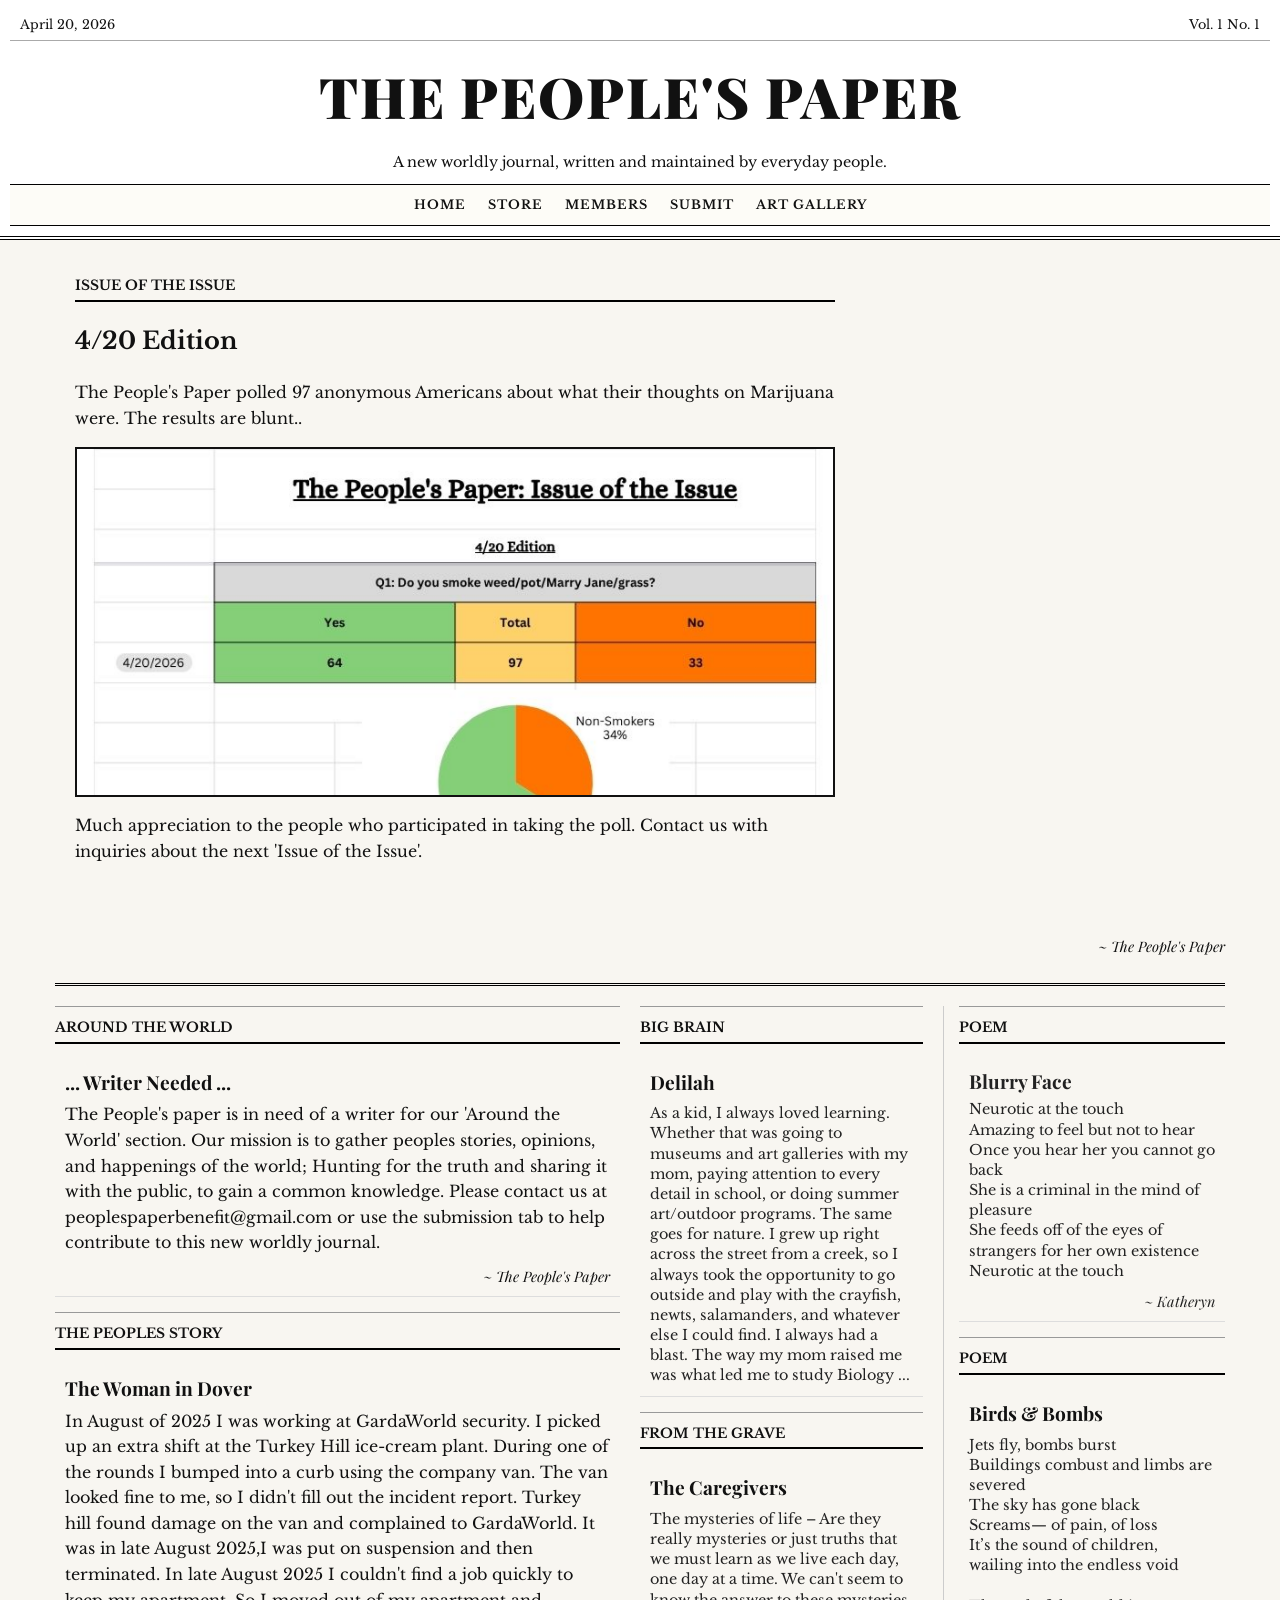
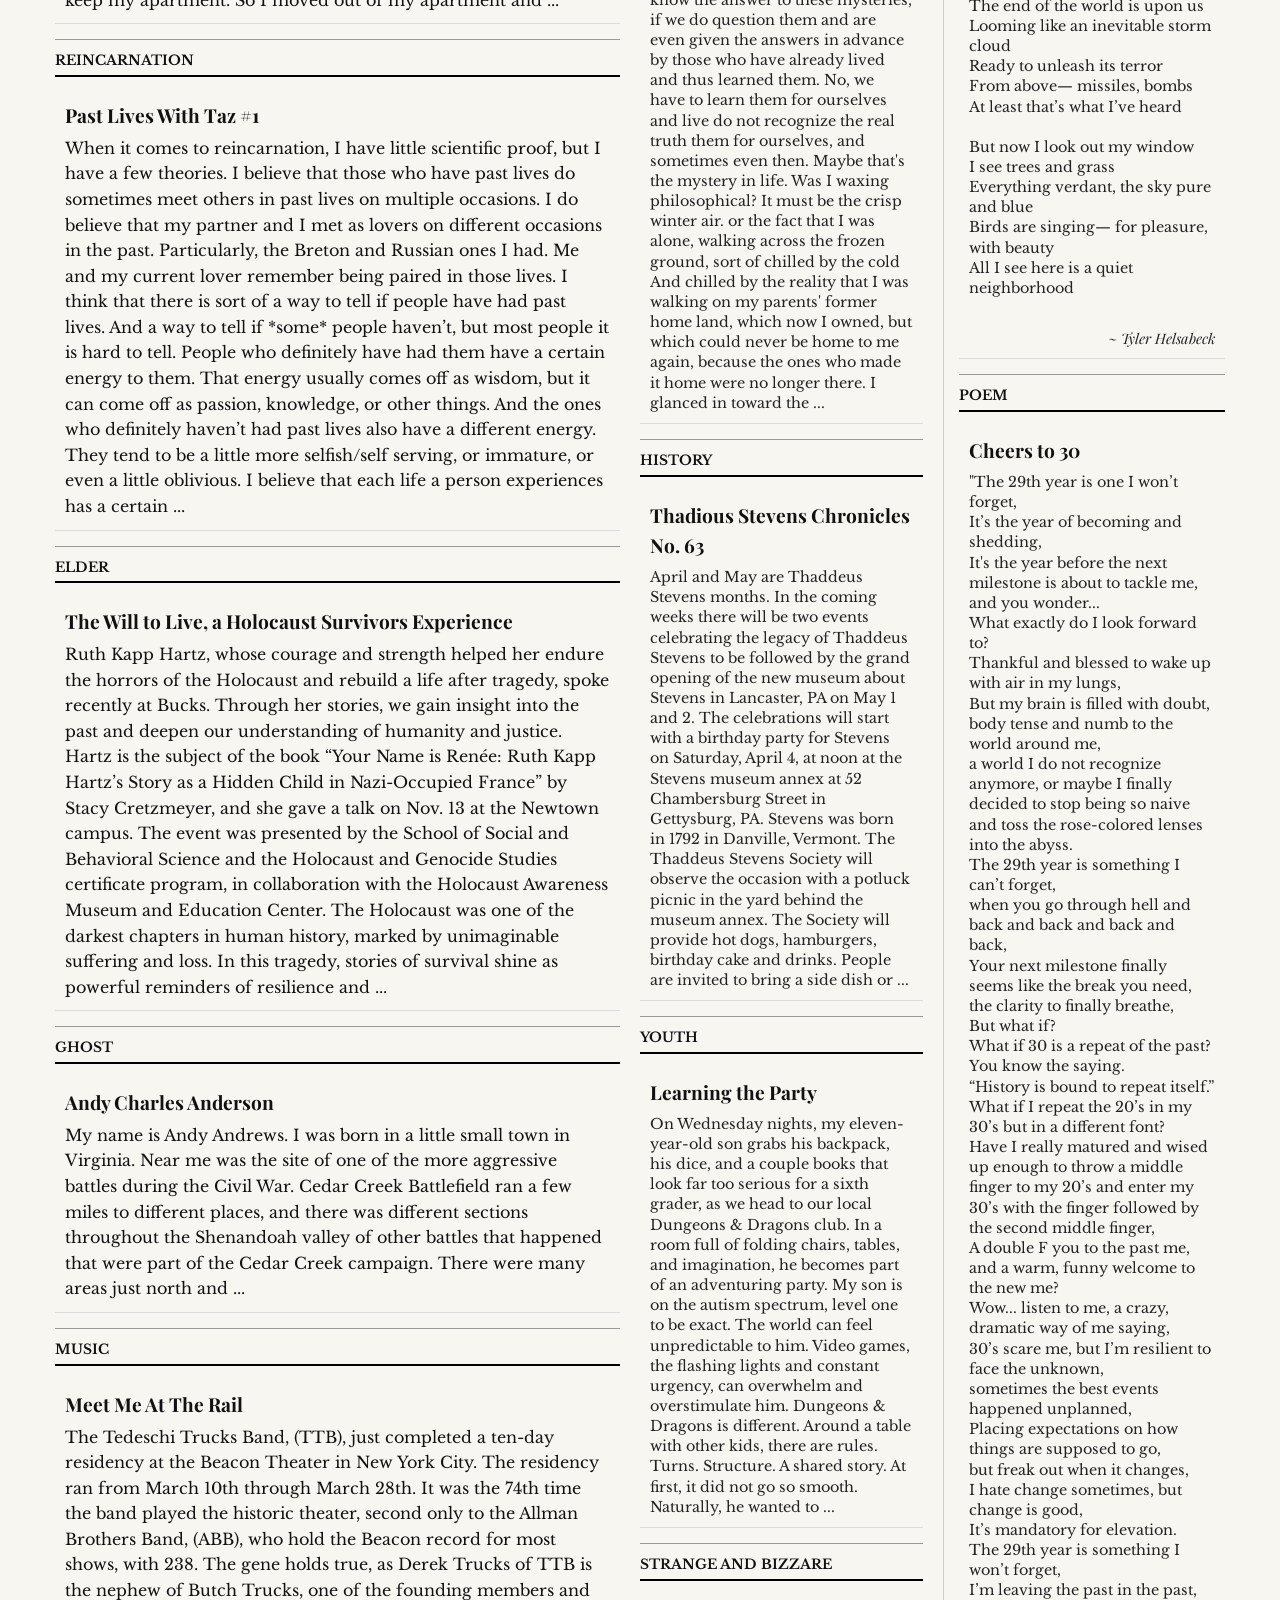
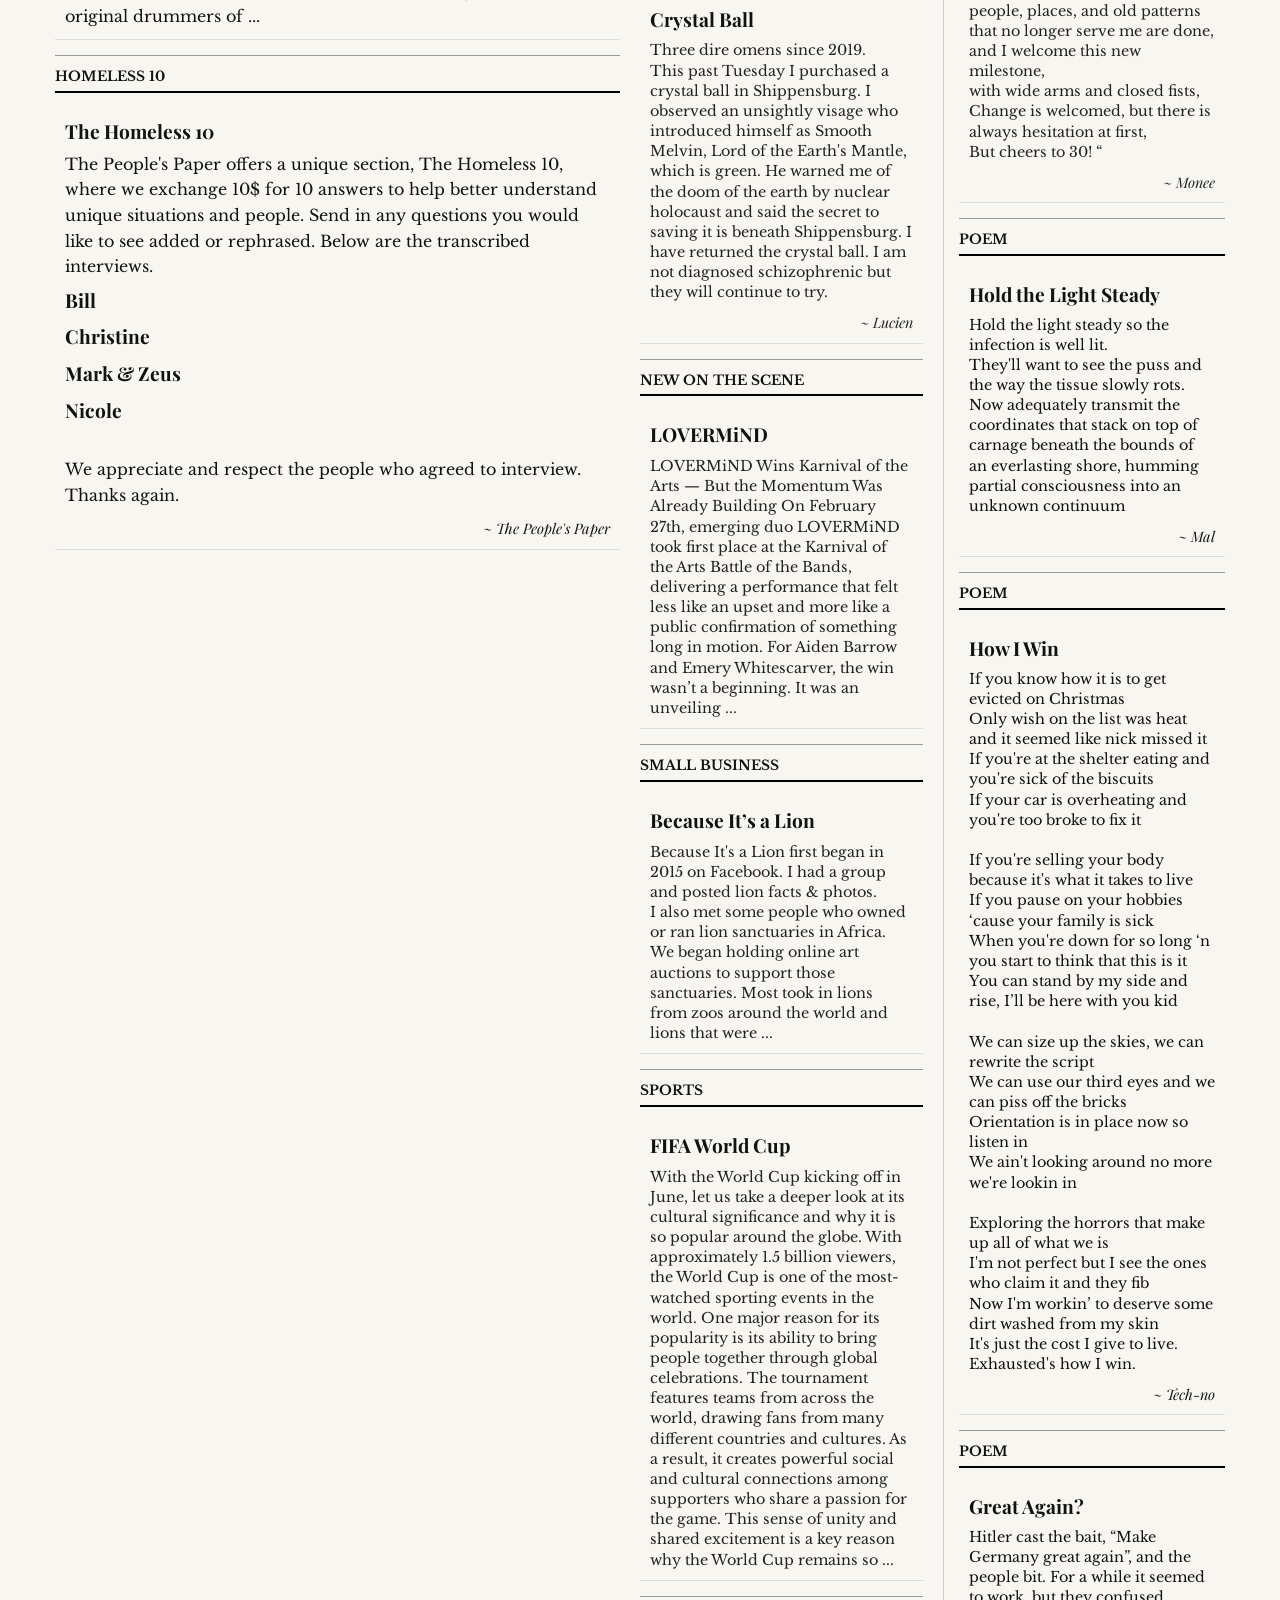
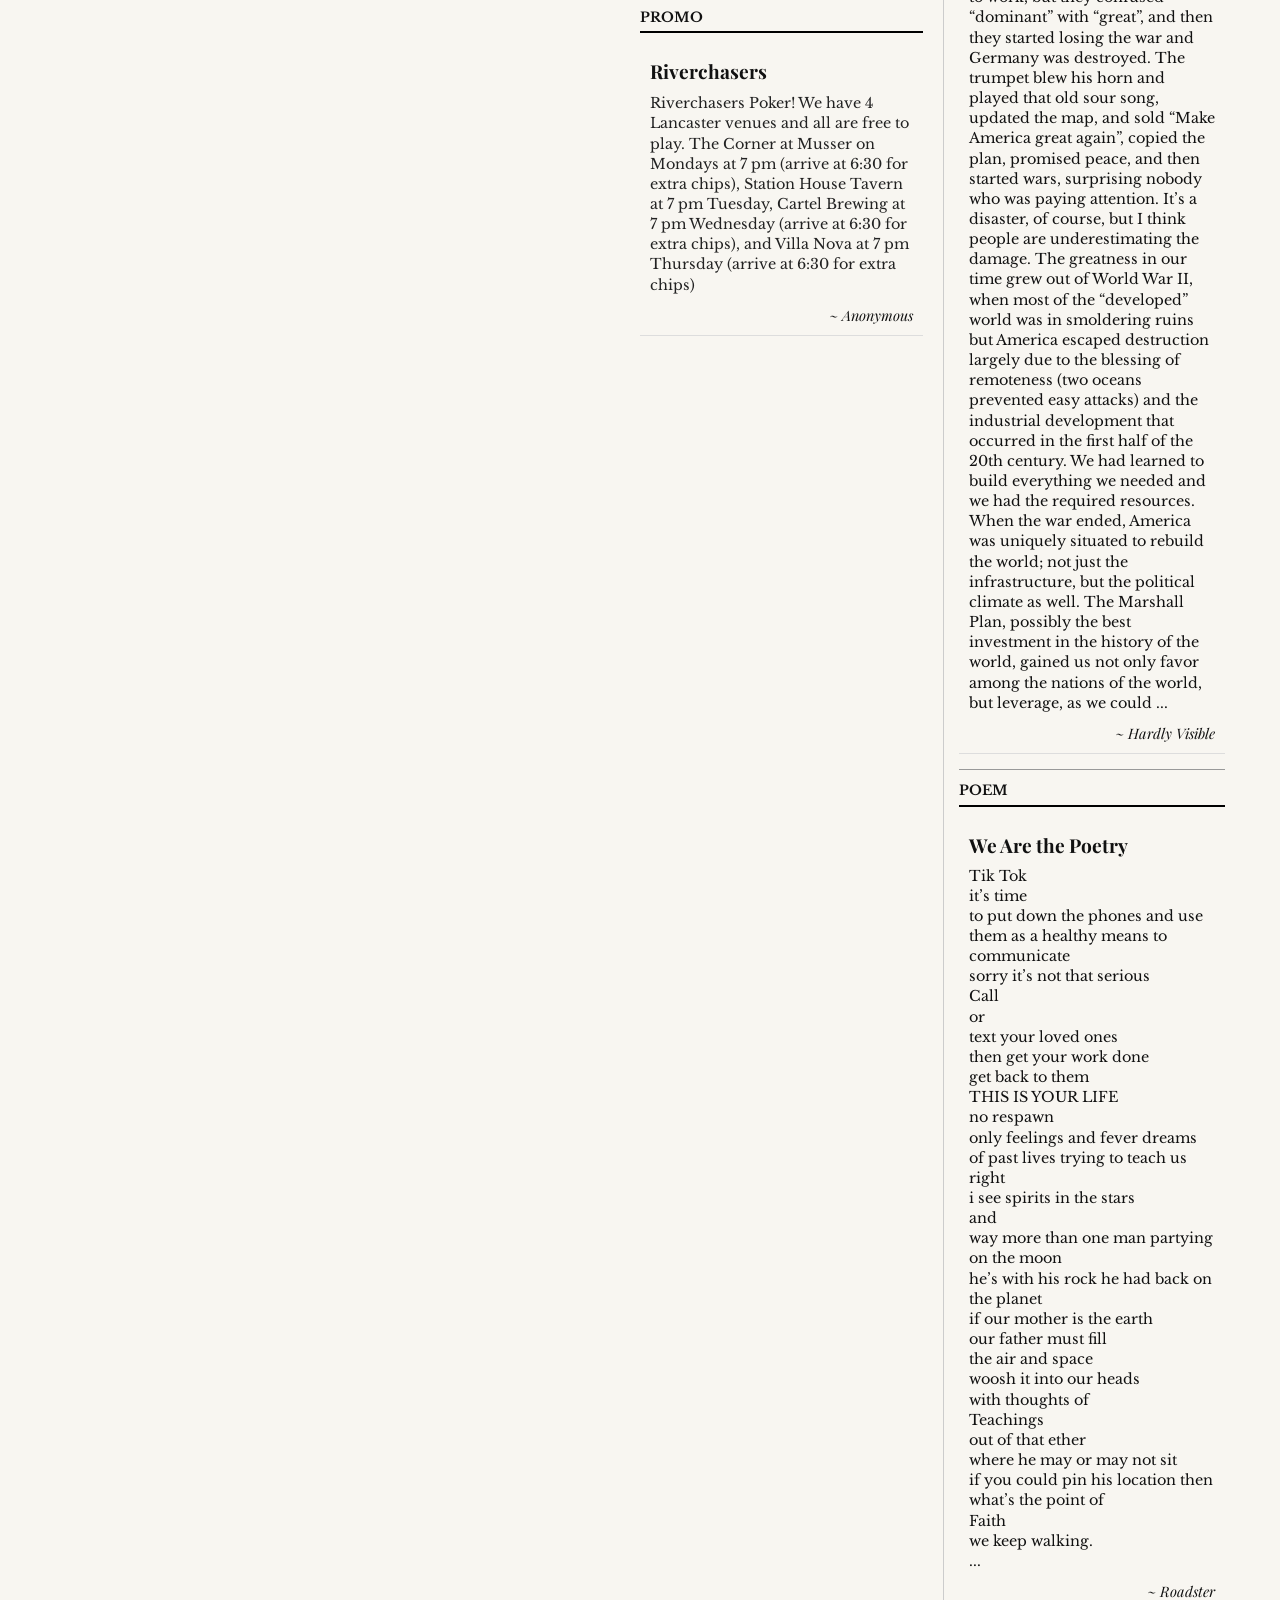
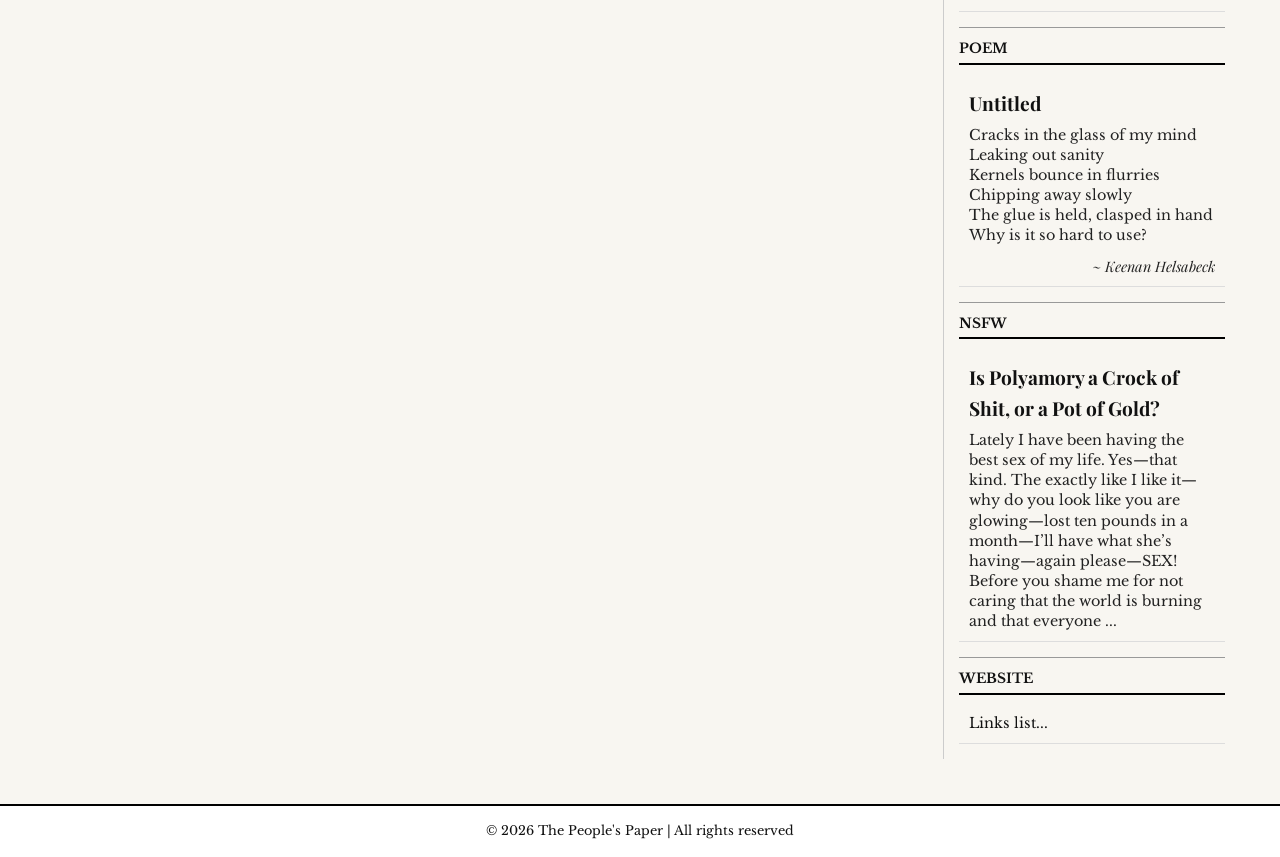
<file: index.html>
<!DOCTYPE html>
<html lang="en">
<head>

<meta property="og:title" content="The People's Paper">
<meta property="og:description" content="Independent news, polls, articles, and community voices.">
<meta property="og:image" content="https://thepeoplespaper.net/images/home-preview.jpg">
<meta property="og:url" content="https://thepeoplespaper.net">
<meta property="og:type" content="website">

<!-- Optional for Twitter/X -->
<meta name="twitter:card" content="summary_large_image">
<meta name="twitter:image" content="https://thepeoplespaper.net/images/home-preview.jpg">
<meta charset="UTF-8">
<meta name="viewport" content="width=device-width, initial-scale=1.0">

<title>The People's Paper</title>

<link href="https://fonts.googleapis.com/css2?family=Playfair+Display:wght@700;900&family=Libre+Baskerville&display=swap" rel="stylesheet">

<link rel="stylesheet" href="styles.css">
   
<style>

/* =========================================================
   GLOBAL STYLES
   ========================================================= */
* {
    box-sizing: border-box;
}

body {
    margin: 0;
    font-family: 'Libre Baskerville', serif;
    background: #f8f6f1;
    color: #111;
    overflow-x: hidden;
}

/* Prevent overflow */
img, video, iframe {
    max-width: 100%;
    height: auto;
}

/* =========================================================
   HEADER
   ========================================================= */
header {
    background: white;
    border-bottom: 4px double black;
    text-align: center;
    padding: 10px;
}

.top-bar {
    font-size: 0.8rem;
    display: flex;
    justify-content: space-between;
    flex-wrap: wrap;
    gap: 5px;
    border-bottom: 1px solid #aaa;
    padding: 5px 10px;
}

h1.masthead {
    font-family: 'Playfair Display', serif;
    font-weight: 900;
    font-size: clamp(2rem, 6vw, 3.5rem);
    margin: 10px 0;
    letter-spacing: 2px;
}

.tagline {
    font-size: 0.9rem;
    margin-bottom: 10px;
}

 /*=========================================================
   NAV (MOBILE FIX)
   ========================================================= */
.main-nav {
    display: flex;
    justify-content: center;
    flex-wrap: wrap;   /* IMPORTANT FIX */
    gap: 10px;
    padding: 6px 10px;
    border-top: 1px solid black;
    border-bottom: 1px solid black;
    background: #fdfcf7;
}

.main-nav a {
    text-decoration: none;
    color: #111;
    font-weight: bold;
    font-size: 0.78rem;
    letter-spacing: 1px;
    text-transform: uppercase;
    padding: 4px 6px;
    white-space: nowrap;
}

/* remove separator (prevents overflow issues) */
.main-nav a::after {
    content: "";
}

.main-nav a:hover {
    text-decoration: underline;
}

.main-nav a.active {
    text-decoration: underline;
}

   /* =========================================================
   MAIN LAYOUT
   ========================================================= */
main {
    max-width: 1200px;
    margin: auto;
    padding: 15px;
}

.layout {
    display: grid;
    grid-template-columns: 2fr 1fr 1fr;
    gap: 20px;
}

/* STACK ON MOBILE */
@media (max-width: 900px) {
    .layout {
        grid-template-columns: 1fr;
    }
}

/* =========================================================
   LEAD STORY
   ========================================================= */
.lead-story {
    grid-column: 1 / -1;
    border-bottom: 3px double black;
    padding-bottom: 10px;
}

.lead-story h2 {
    font-family: 'Playfair Display', serif;
    font-size: clamp(1.6rem, 5vw, 2.8rem);
}

.signature {
    margin-top: 10px;
    font-size: 0.9rem;
    font-style: italic;
    text-align: right;
}

/* =========================================================
   SECTIONS
   ========================================================= */
.section {
    border-top: 1px solid #999;
    padding-top: 10px;
    margin-bottom: 15px;
}

.section-title {
    font-weight: bold;
    border-bottom: 2px solid black;
    margin-bottom: 8px;
    padding-bottom: 3px;
    text-transform: uppercase;
    font-size: 0.85rem;
}

article h3 {
    font-family: 'Playfair Display', serif;
    margin: 5px 0;
    font-size: 1.2rem;
    cursor: pointer;
}

article h3:hover {
    text-decoration: underline;
}

article p {
    font-size: 0.9rem;
    line-height: 1.4;
}

.sidebar {
    border-left: 1px solid #ccc;
    padding-left: 15px;
}

@media (max-width: 900px) {
    .sidebar {
        border-left: none;
        padding-left: 0;
    }
}

/* =========================================================
   OVERLAY
   ========================================================= */
.paper-overlay {
  position: fixed;
  inset: 0;
  background: rgba(0,0,0,0.6);
  display: none;
  align-items: center;
  justify-content: center;
  z-index: 9999;
}

.paper-overlay.active {
  display: flex;
}

.paper {
  position: relative;
  background: #fdfbf7;
  width: 90%;
  max-width: 900px;
  height: 85%;
  padding: 25px;
  overflow-y: auto;
  box-shadow: 0 0 40px rgba(0,0,0,0.5);
  border: 1px solid #ddd;

  transform: scale(0.8);
  opacity: 0;
  transition: all 0.3s ease;
}

.paper-overlay.active .paper {
  transform: scale(1);
  opacity: 1;
}

.close-btn {
  position: absolute;
  top: 10px;
  right: 15px;
  font-size: 28px;
  cursor: pointer;
}

/* MOBILE COLUMNS FIX */
#paperContent {
  column-count: 2;
  column-gap: 30px;
}

@media (max-width: 700px) {
    #paperContent {
        column-count: 1;
    }
}

/* =========================================================
   FOOTER
   ========================================================= */
footer {
    margin-top: 30px;
    border-top: 2px solid black;
    text-align: center;
    padding: 15px;
    background: white;
    font-size: 0.8rem;
}

</style>
</head>

<body>

<header>
<div class="top-bar">
<span>April 20, 2026</span>
<span>Vol. 1 No. 1</span>
</div>

<h1 class="masthead">THE PEOPLE'S PAPER</h1>

<div class="tagline">
A new worldly journal, written and maintained by everyday people.
</div>

<nav class="main-nav">
<a href="index.html">Home</a>
<a href="store.html">Store</a>
<a href="members.html">Members</a>
<a href="submission.html">Submit</a>
<a href="gallery.html">Art Gallery</a>
</nav>
</header>

<main>

<div class="layout">

<section class="lead-story">
<div class="article">
   <div class="section-title">Issue of the Issue</div>
    <h1>4/20 Edition</h1>
    <p>The People's Paper polled 97 anonymous Americans about what their thoughts on Marijuana were. The results are blunt..</p>

    <div class="poll-window" id="pollWindow">
    <img src="images/420poll.jpg" alt="Poll chart">
</div>

<script>
window.addEventListener("load", function () {
    const box = document.getElementById("pollWindow");

    requestAnimationFrame(() => {
        box.scrollLeft = (box.scrollWidth - box.clientWidth) / 2;
        box.scrollTop = 0;
    });
});
</script>
   
   <p>Much appreciation to the people who participated in taking the poll. Contact us with inquiries about the next 'Issue of the Issue'.</p>
</div>
   
   <p class="signature">~ The People's Paper</p>
</section>

   
<!-- COLUMN 1 -->
<div>

<div class="section">
<div class="section-title">Around the World</div>
<article>
   <h3>... Writer Needed ...</h3>
   The People's paper is in need of a writer for our 'Around the World' section. Our mission is to gather peoples stories, opinions, and happenings of the world; Hunting for the truth and sharing it with the public, to gain a common knowledge. Please contact us at peoplespaperbenefit@gmail.com or use the submission tab to help contribute to this new worldly journal.
<p class="signature">~ The People's Paper</p>
</article>
</div>

   
<div class="section">
<div class="section-title">The Peoples Story</div>
<article>
  <h3 data-story="thewomanindover">The Woman in Dover</h3>
  
    In August of 2025 I was working at GardaWorld security. I picked up an extra shift at the
Turkey Hill ice-cream plant. During one of the rounds I bumped into a curb using the company
van. The van looked fine to me, so I didn't fill out the incident report. Turkey hill found damage
on the van and complained to GardaWorld. It was in late August 2025,I was put on suspension
and then terminated.
In late August 2025 I couldn't find a job quickly to keep my apartment. So I moved out of my
apartment and ...
  
</article>
</div>


   
<div class="section">
   <div class="section-title"> Reincarnation</div>
<article>
<h3 data-story="pastliveswithtaz#1">Past Lives With Taz #1</h3>

When it comes to reincarnation, I have little scientific proof, but I have a few theories. I believe
that those who have past lives do sometimes meet others in past lives on multiple occasions. I do believe that my partner and I met as lovers on different occasions in the past. Particularly, the Breton and Russian ones I had. Me and my current lover remember being paired in those lives. I think that there is sort of a way to tell if people have had past lives. And a way to tell if *some* people haven’t, but most people it is hard to tell. People who definitely have had them have a certain energy to them. That energy usually comes off as wisdom, but it can come off as passion, knowledge, or other things. And the ones who definitely haven’t had past lives also have a different energy. They tend to be a little more selfish/self serving, or immature, or even a little oblivious. 
I believe that each life a person experiences has a certain ...  

</article>
</div>


   
<div class="section">
<div class="section-title">Elder</div>
<article>
   <h3 data-story="thewilltolive">The Will to Live, a Holocaust Survivors Experience</h3>

Ruth Kapp Hartz, whose courage and strength helped her endure the horrors of the Holocaust and rebuild a life after tragedy, spoke recently at Bucks.
Through her stories, we gain insight into the past and deepen our understanding of humanity and justice.
Hartz is the subject of the book “Your Name is Renée: Ruth Kapp Hartz’s Story as a Hidden Child in Nazi-Occupied France” by Stacy Cretzmeyer, and she gave a talk on Nov. 13 at the Newtown campus. The event was presented by the School of Social and Behavioral Science and the Holocaust and Genocide Studies certificate program, in collaboration with the Holocaust Awareness Museum and Education Center.
The Holocaust was one of the darkest chapters in human history, marked by unimaginable suffering and loss. In this tragedy, stories of survival shine as powerful reminders of resilience and ...

</article>
</div>



   <div class="section">
<div class="section-title">Ghost</div>
<article>
   <h3 data-story="ghost">Andy Charles Anderson</h3>
My name is Andy Andrews. I was born in a little small town in Virginia. Near me was the site of
one of the more aggressive battles during the Civil War. Cedar Creek Battlefield ran a few miles
to different places, and there was different sections throughout the Shenandoah valley of other
battles that happened that were part of the Cedar Creek campaign. 

There were many areas just north and ... 

</article>
   </div>

   


   
<div class="section">
<div class="section-title">Music</div>
<article>
   <h3 data-story="meetmeattherail">Meet Me At The Rail</h3>
   
The Tedeschi Trucks Band, (TTB), just completed a ten-day residency at the Beacon Theater in New York City. The residency ran from March 10th through March 28th. It was the 74th time the band played the historic theater, second only to the Allman Brothers Band, (ABB), who hold the Beacon record for most shows, with 238. The gene holds true, as Derek Trucks of TTB is the nephew of Butch Trucks, one of the founding members and original drummers of ... 
   
</article>
</div>


   
<div class="section">
<div class="section-title">Homeless 10</div>
<article>
   <h3>The Homeless 10</h3>
   The People's Paper offers a unique section, The Homeless 10, where we exchange 10$ for 10 answers to help better understand unique situations and people. Send in any questions you would like to see added or rephrased. Below are the transcribed interviews.
   <h3 data-story="homelessbill">Bill</h3>
   <p class="preview">    </p>
   <h3 data-story="homelesschristine">Christine</h3>
   <p class="preview">    </p>
   <h3 data-story="homelessmark">Mark & Zeus</h3>
   <p class="preview">    </p>
   <h3 data-story="homelessnicole">Nicole</h3>
   <p class="preview">    </p>
<br>We appreciate and respect the people who agreed to interview. Thanks again.
   <p class="signature">~ The People's Paper
</article>
</div>

   
   
</div>  
<!-- COLUMN 2 -->
<div>


   
<div class="section">
<div class="section-title">Big Brain</div>
<article>
   <h3 data-story="delilah">Delilah</h3>
<div class="preview">
   As a kid, I always loved learning. Whether that was going to museums and art galleries with my mom, paying attention to every detail in school, or doing summer art/outdoor programs. The same goes for nature. I grew up right across the street from a creek, so I always took the opportunity to go outside and play with the crayfish, newts, salamanders, and whatever else I could find. I always had a blast. 
The way my mom raised me was what led me to study Biology ... 
</div>
</article>
</div>


   
<div class="section">
   <div class="section-title">From the Grave</div>
   <article>
      <h3 data-story="thecaregivers">The Caregivers</h3>
      <div class="preview">
The mysteries of life – Are they really mysteries or just truths that we must learn as we live each day, one day at a time. We can't seem to know the answer to these mysteries, if we do question them and are even given the answers in advance by those who have already lived and thus learned them. No, we have to learn them for ourselves and live do not recognize the real truth them for ourselves, and sometimes even then. Maybe that's the mystery in life.
Was I waxing philosophical? It must be the crisp winter air. or the fact that I was alone, walking across the frozen ground, sort of chilled by the cold And chilled by the reality that I was walking on my parents' former home land, which now I owned, but which could never be home to me again, because the ones who made it home were no longer there.
I glanced in toward the ... </div>
   </article>
</div>


 
<div class="section">
<div class="section-title">History</div>
<article>
   <h3 data-story="thaddeus">Thadious Stevens Chronicles No. 63</h3>
<div class="preview">
April and May are Thaddeus Stevens months.
In the coming weeks there will be two events celebrating the legacy of Thaddeus Stevens to be followed by the grand opening of the new museum about Stevens in Lancaster, PA on May 1 and 2. 
The celebrations will start with a birthday party for Stevens on Saturday, April 4, at noon at the Stevens museum annex at 52 Chambersburg Street in Gettysburg, PA. Stevens was born in 1792 in Danville, Vermont. The Thaddeus Stevens Society will observe the occasion with a potluck picnic in the yard behind the museum annex. The Society will provide hot dogs, hamburgers, birthday cake and drinks. People are invited to bring a side dish or ...
</article>
</div>


   
<div class="section">
<div class="section-title">Youth</div>
<article>
   <h3 data-story="learningtheparty">Learning the Party</h3>
<div class="preview">
On Wednesday nights, my eleven-year-old son grabs his backpack, his dice, and a couple books that look far too serious for a sixth grader, as we head to our local Dungeons & Dragons club.
In a room full of folding chairs, tables, and imagination, he becomes part of an adventuring party.
My son is on the autism spectrum, level one to be exact. The world can feel unpredictable to
him. Video games, the flashing lights and constant urgency, can overwhelm and overstimulate
him. Dungeons & Dragons is different. Around a table with other kids, there are rules. Turns.
Structure. A shared story.
At first, it did not go so smooth. Naturally, he wanted to ...</div>
</article>
</div>


   
<div class="section">
<div class="section-title">Strange and Bizzare</div>
<article>
   <h3 data-story="crystalball">Crystal Ball</h3>
<div class="preview">
    <p> Three dire omens since 2019.<br>
This past Tuesday I purchased a crystal ball in Shippensburg. I observed an unsightly visage who introduced himself as Smooth Melvin, Lord of the Earth's Mantle, which is green. He warned me of the doom of the earth by nuclear holocaust and said the secret to saving it is beneath Shippensburg. I have returned the crystal ball. I am not diagnosed schizophrenic but they will continue to try.</p>
<p class="signature"> ~ Lucien </p>
</div>
</article>
</div>


   
<div class="section">
<div class="section-title">New on the Scene</div>
<article>
   <h3 data-story="lovermind">LOVERMiND</h3>
<div class="preview">
   LOVERMiND Wins Karnival of the Arts — But the Momentum Was Already Building
On February 27th, emerging duo LOVERMiND took first place at the Karnival of the Arts Battle of the Bands, delivering a performance that felt less like an upset and more like a public confirmation of something long in motion.
For Aiden Barrow and Emery Whitescarver, the win wasn’t a beginning. It was an unveiling ... 
</div>
</article>
</div>


   
   
<div class="section">
<div class="section-title">Small Business</div>
<article>
   <h3 data-story="becauseitsalion">Because It’s a Lion</h3>
<div class="preview">
Because It's a Lion first began in 2015 on Facebook. I had a group and posted lion facts & photos. <br>
I also met some people who owned or ran lion sanctuaries in Africa. <br>
We began holding online art auctions to support those sanctuaries. Most took in lions from zoos around the world and lions that were ...
</div>
</article>
</div>


   
   <div class="section">
<div class="section-title">Sports</div>
<article>
   <h3 data-story="fifaworldcup">FIFA World Cup</h3>

<div class="preview">With the World Cup kicking off in June, let us take a deeper look at its cultural significance and why it is so popular around the globe. With approximately 1.5 billion viewers, 
   the World Cup is one of the most-watched sporting events in the world. One major reason for its popularity is its ability to bring people together through global celebrations. 
   The tournament features teams from across the world, drawing fans from many different countries and cultures. As a result, it creates powerful social and cultural connections
   among supporters who share a passion for the game. This sense of unity and shared excitement is a key reason why the World Cup remains so ...
</div>
</article>
</div>


   
   <div class="section">
   <div class="section-title">Promo</div>
<article>
   <h3 data-story="riverchasers">Riverchasers</h3>
<div class="preview">Riverchasers Poker! We have 4 Lancaster venues and all are free to play. The Corner at Musser on Mondays at 7 pm (arrive at 6:30 for extra chips), 
   Station House Tavern at 7 pm Tuesday, Cartel Brewing at 7 pm Wednesday (arrive at 6:30 for extra chips), and Villa Nova at 7 pm Thursday (arrive at 6:30 for extra chips) </div>   
<p class="signature"> ~ Anonymous </p>
</article>
   </div>


   
</div>  
<!-- COLUMN 3 -->
<div class="sidebar">


   
<div class="section">
<div class="section-title">Poem</div>
<article>
<div class="preview">
   <h3 data-story="blurryface">Blurry Face</h3>
<p>Neurotic at the touch<br>
Amazing to feel but not to hear<br>
Once you hear her you cannot go back<br>
She is a criminal in the mind of pleasure<br>
She feeds off of the eyes of strangers for her own existence<br>
Neurotic at the touch<br>
</p>
<p class="signature">~ Katheryn</p>
</div>
</article>
</div>   

   

<div class="section">
   <div class="section-title">Poem</div>
   <article>
<h3 data-story="birdsandbombs">Birds & Bombs</h3>
      <div class="preview">
         Jets fly, bombs burst<br>
Buildings combust and limbs are severed<br>
The sky has gone black <br>
Screams— of pain, of loss<br>
It’s the sound of children, wailing into the endless void<br>
<br>
The end of the world is upon us<br>
Looming like an inevitable storm cloud<br>
Ready to unleash its terror <br>
From above— missiles, bombs<br>
At least that’s what I’ve heard<br>
<br>
But now I look out my window<br>
I see trees and grass<br>
Everything verdant, the sky pure and blue<br>
Birds are singing— for pleasure, with beauty <br>
All I see here is a quiet neighborhood <br>
<br>
<p class="signature"> ~ Tyler Helsabeck </p>
      </div>   
   </article>
</div>


   
<div class="section">
   <div class="section-title">Poem</div>
   <article>
<h3 data-story="cheersto30">Cheers to 30</h3>
<div class="preview">
   <p>"The 29th year is one I won’t forget, <br>
It’s the year of becoming and shedding,<br>
It's the year before the next milestone is about to tackle me,<br>
and you wonder... <br>
What exactly do I look forward to? <br>
Thankful and blessed to wake up with air in my lungs,<br>
But my brain is filled with doubt, <br>
body tense and numb to the world around me,<br>
a world I do not recognize anymore, or maybe I finally decided to stop being so naive and toss the rose-colored lenses into the abyss.<br>
The 29th year is something I can’t forget, <br>
when you go through hell and back and back and back and back, <br>
Your next milestone finally seems like the break you need, <br>
the clarity to finally breathe, <br>
But what if? <br>
What if 30 is a repeat of the past? You know the saying. <br>
“History is bound to repeat itself.” <br>
What if I repeat the 20’s in my 30’s but in a different font? <br>
Have I really matured and wised up enough to throw a middle finger to my 20’s and enter my 30’s with the finger followed by the second middle finger, <br>
A double F you to the past me, and a warm, funny welcome to the new me? <br>
Wow... listen to me, a crazy, dramatic way of me saying,<br>
30’s scare me, but I’m resilient to face the unknown, <br>
sometimes the best events happened unplanned, <br>
Placing expectations on how things are supposed to go, <br>
but freak out when it changes, <br>
I hate change sometimes, but change is good, <br>
It’s mandatory for elevation. <br>
The 29th year is something I won’t forget, <br>
I’m leaving the past in the past,<br>
people, places, and old patterns that no longer serve me are done, <br>
and I welcome this new milestone, <br>
with wide arms and closed fists, <br>
Change is welcomed, but there is always hesitation at first, <br>
But cheers to 30! “</p>    
   <p class="signature"> ~ Monee</p>
</div>
   </article>
</div>

   
<div class="section">
<div class="section-title">Poem</div>
<article>
   <h3 data-story="holdthelightsteady">Hold the Light Steady</h3>
   <p>Hold the light steady so the infection is well lit.<br>
      They'll want to see the puss and the way the tissue slowly rots.<br>
      Now adequately transmit the coordinates that stack on top of carnage beneath the bounds of an everlasting shore, humming partial consciousness into an unknown continuum</p>
<p class="signature"> ~ Mal</p>
</article>
</div>


   
<div class="section">
<div class="section-title">Poem</div>
<article>
   <h3 data-story="howiwin">How I Win</h3>
   <p>If you know how it is to get evicted on Christmas<br>
Only wish on the list was heat and it seemed like nick missed it<br>
If you're at the shelter eating and you're sick of the biscuits<br>
If your car is overheating and you're too broke to fix it<br>
<br>
If you're selling your body because it's what it takes to live <br>
If you pause on your hobbies ‘cause your family is sick<br>
When you're down for so long ‘n you start to think that this is it<br>
You can stand by my side and rise, I’ll be here with you kid<br>
<br>
We can size up the skies, we can rewrite the script<br>
We can use our third eyes and we can piss off the bricks<br>
Orientation is in place now so listen in<br>
We ain't looking around no more we're lookin in<br>
<br>
Exploring the horrors that make up all of what we is<br>
I'm not perfect but I see the ones who claim it and they fib<br>
Now I'm workin’ to deserve some dirt washed from my skin<br>
It's just the cost I give to live. Exhausted's how I win.</p>

<p class="signature"> ~ Tech-no </p>
</article>
</div>


   
<div class="section">
<div class="section-title">Poem</div>
<article>
<h3 data-story="greatagain">Great Again?</h3>
<p>Hitler cast the bait, “Make Germany great again”, and the people bit. For a while it seemed to work, but they confused “dominant” with “great”, and then they started losing the war and Germany was destroyed. The trumpet blew his horn and played that old sour song, updated the map, and sold “Make America great again”, copied the plan, promised peace, and then started wars, surprising nobody who was paying attention. It’s a disaster, of course, but I think people are underestimating the damage. The greatness in our time grew out of World War II, when most of the “developed” world was in smoldering ruins but America escaped destruction largely due to the blessing of remoteness (two oceans prevented easy attacks) and the industrial development that occurred in the first half of the 20th century. We had learned to build everything we needed and we had the required resources. When the war ended, America was uniquely situated to rebuild the world; not just the infrastructure, but the political climate as well. The Marshall Plan, possibly the best investment in the history of the world, gained us not only favor among the nations of the world, but leverage, as we could ...
</p>
<p class="signature">~ Hardly Visible
</article>
</div>


   
<div class="section">
<div class="section-title">Poem</div>
<article>
   <h3 data-story="wearethepoetry">We Are the Poetry</h3>
   <p>Tik Tok<br>
it’s time <br>
to put down the phones and use them as a healthy means to communicate<br>
sorry it’s not that serious <br>
Call<br>
or<br>
 text your loved ones <br>
then get your work done <br>
get back to them <br>
THIS IS YOUR LIFE <br>
no respawn <br>
only feelings and fever dreams of past lives trying to teach us right<br>
i see spirits in the stars <br>
and<br>
way more than one man partying on the moon<br>
he’s with his rock he had back on the planet<br>
if our mother is the earth <br>
our father must fill<br>
 the air and space<br>
woosh it into our heads <br>
with thoughts of <br>
Teachings <br>
out of that ether <br>
where he may or may not sit<br>
if you could pin his location then what’s the point of <br>
Faith<br>
we keep walking.<br>
   ...</p>

<p class="signature"> ~ Roadster </p>
</article>
</div>


   
   <div class="section">
<div class="section-title">Poem</div>
<article>
   <h3 data-story="keenan">Untitled</h3>
<div class="preview">
   
Cracks in the glass of my mind <br>
Leaking out sanity<br>
Kernels bounce in flurries<br>
Chipping away slowly <br>
The glue is held, clasped in hand <br>
Why is it so hard to use? <br>

<p class="signature">~ Keenan Helsabeck</p>
</div>
</article>
</div>


   
<div class="section">
<div class="section-title">NSFW</div>
<article>
   <h3 data-story="poly">Is Polyamory a Crock of Shit, or a Pot of Gold?</h3>
<div class="preview">

Lately I have been having the best sex of my life. Yes—that kind. The exactly like
I like it—why do you look like you are glowing—lost ten pounds in a month—I’ll have
what she’s having—again please—SEX!
Before you shame me for not caring that the world is burning and that everyone ...

</article>
</div>


   

   
<div class="section">
<div class="section-title">Website</div>
<article><p>Links list...</p></article>
</div>

</div>

</div>
</main>

<footer>
© 2026 The People's Paper | All rights reserved
</footer>

<!-- OVERLAY -->
<div id="paperOverlay" class="paper-overlay">
  <div class="paper">
    <span class="close-btn" onclick="closePaper()">×</span>
    <div id="paperContent"></div>
  </div>
</div>

<script>
function openPaper(content) {
  document.getElementById("paperContent").innerHTML = content;
  document.getElementById("paperOverlay").classList.add("active");
}

function closePaper() {
  document.getElementById("paperOverlay").classList.remove("active");
}

/* STORY DATABASE (UNCHANGED — ALL YOUR STORIES KEPT) */
const stories = {
  "thewomanindover": 
     `<h1>The Woman in Dover</h1>
  
<p>In August of 2025 I was working at GardaWorld security. I picked up an extra shift at the
Turkey Hill ice-cream plant. During one of the rounds I bumped into a curb using the company
van. The van looked fine to me, so I didn't fill out the incident report. Turkey hill found damage
on the van and complained to GardaWorld. It was in late August 2025,I was put on suspension
and then terminated.</p>

<p>In late August 2025 I couldn't find a job quickly to keep my apartment. So I moved out of my
apartment and started to live in my car. My mother was trying to find an apartment or hotel to
stay at for a month. But everywhere we went was too expensive. For safety reasons, My mother,
sister and I decided to live in my car next to my sister's garage. I have been staying on my
sister's land to this day. My sister lives in Dover,Pennsylvania.</p>

<p>In early September, 2025 I felt pain like mini knifes stabbing my feet. I thought it was me not
being active enough. Furthermore, I decided to walk around Brookside Park. The pain in my feet
got ten times worse. My shoes were old, so my sister bought me new flat shoes. The pain went
away for two months and thought my feet were fine.</p>

<p>In early December, 2025 the pain in my feet came back. Everyday was hell on Earth, because
moving my feet a little bit. Felt like glass being stabbed in my foot. I went to a foot urgent care.
Both feet had plantar fasciitis. But my left foot had heal spurs. The doctor suggested doing
exercises to help my feet. Also, the doctor recommended that I wear orthopedic shoes. My
sister bought new orthopedic shoes. But it hurts like hell to stand long periods of time. I still have
pain in my feet, but my family thinks I am being lazy. And using my feet pain as an excuse for
not getting a job. I still do exercises everyday and take ibuprofen just to get the pain down a little
but. But my feet still hurts like hell everyday.</p>

<p>From January to the present day, I have been applying to jobs. But due to the fact I have no
college degree or years of experience. I never received a call back from employers that have
office job openings. Also, I applied to restaurants, gas stations. I do a phone interview and tell
them I can't stand longer than 20 minutes. Then the manager will contact Human Resources to
see if I can sit down during my shift and get ghosted. Or had an email sent my way saying I am
not qualified for the job. Or the manager will stop the interview and say you have to stand the
whole time. This has been my life but I do have a YouTube channel. I am on my way to a
thousand subscribers to be able to get paid doing YouTube. </p>
<p>My channel is KirstienB on
YouTube.</p>

<p class="signature"> ~ Kirstien
</p>`,

"pastliveswithtaz#1":
   `<h1> Past Lives With Taz #1 </h1>
   <p>When it comes to reincarnation, I have little scientific proof, but I have a few theories. I believe
that those who have past lives do sometimes meet others in past lives on multiple occasions. I do believe that my partner and I met as lovers on different occasions in the past. Particularly, the Breton and Russian ones I had. Me and my current lover remember being paired in those lives. I think that there is sort of a way to tell if people have had past lives. And a way to tell if *some* people haven’t, but most people it is hard to tell. People who definitely have had them have a certain energy to them. That energy usually comes off as wisdom, but it can come off as passion, knowledge, or other things. And the ones who definitely haven’t had past lives also have a different energy. They tend to be a little more selfish/self serving, or immature, or even a little oblivious. </p>

<p>I believe that each life a person experiences has a certain theme. Like a lesson, but more broad. Instead of it being around learning how to share, it would be about ‘community’ or if it was about learning to deal with suffering, the theme could be ‘loss.’ It is about the bigger picture. These ‘themes’ allow for those in those lives to have some autonomy, even if their situations aren’t always fully under their control. I believe the first life is usually about learning the basics of living a regular life, then the rest are about these bigger themes. And lastly, the older the life is, the less you remember. I remember a little from my Sami one(first “life), a little more from my Russian one( 3rd of 4th life), and quite a lot from my Khmer one (Most recent), as it only ended about 50 years ago. </p>

<p>General way it worked for me:</p>
<p>So for how reincarnation works for me, I am going to say a couple of things. </p>
<p>I do not believe I have had any lives that were very notable historically. I was not Napoleon, or Cleopatra, or anyone of the sort. My lives were ordinary, and most of them were about how I reacted to a bigger event, rather than me being a great person. I don’t always come back immediately, and most of my lives were spread out over decades or even centuries. </p>

<p>CURRENT DAY DESCRIPTION: <br>
Currently: Male, short(5’4), disabled(right hand), brown eyes, dark hair, half-white, half asian,  my lover is a transmasculine man.</p>

<p>FIRST “REMEMBERED” LIFE<br>
Sami Life(700s-800s):</p>

<p>Description: Woman, lived to about 40, remember pale skin, don’t remember hair color, probably dirty blonde but don’t quote me on that.</p>

<p>This was my first life that I remember. I was Sami, with a set of indigenous cultures in Norway, Sweden and Finland. During this time, there wasn’t a set government, more social rules. I remember having a main house I would stay in, and move from place to place to gather necessary items for reindeer herding. I remember life being peaceful, with me travelling in a set path, coming back, and when everyone had what they needed. The women(including me) would sit in a group and sing, and tell stories and myths. I remember living into my late thirties or early forties, but do not remember how I died.</p>

<p>Breton Life(12XXs-1290s):</p>
<p>Description: lived to thirties, woman, tall, brown eyes, pale, dark hair, agitative. Lover was a woman, shorter than me.</p>

<p>I only have two memories from this one. I was a peasant living in Brittany(the western peninsula in modern-day France). It was ruled by the French, and I lived near the rest of France, and was not happy at the coercive practices the French used to dominate my culture.</p>

<p> (TRIGGER WARNING: DEATH) I remember a man coming up to my doorstep speaking French. He was obviously trying to tax me, and I told him to get off my lands, and stabbed him with a pitchfork. The second memory I had was me being executed for it, as there were no free trials at the time, and I left the body to rot there in front of my house for all to see. My lover remembers being there to see me do this. I lived to be about 35.</p>

<p>[Read more of Taz’s past lives in the next issue of The People’s Paper]</p>
<p class="signature"> ~ Tatsma Downing </p>`,

   
  "crystalball": 
     `<h1> Crystal Ball </h1>
     <p>Experience: Three dire omens since 2019.</p>

<p>This past Tuesday I purchased a crystal ball in Shippensburg. I observed an unsightly visage who introduced himself as Smooth Melvin, Lord of the Earth's Mantle, which is green. He warned me of the doom of the earth by nuclear holocaust and said the secret to saving it is beneath Shippensburg. I have returned the crystal ball. I am not diagnosed schizophrenic but they will continue to try.</p>
<p class="signature"> Lucien</p>`,

  "PP Team Review": `<h1>Food Worth the Travel</h1><p>Review coming soon.</p>`,
  
   "thewilltolive": `<h1>The Will to Live: a Holocaust Survivors Experience</h1>
   <p> 
Ruth Kapp Hartz, whose courage and strength helped her endure the horrors of the Holocaust and rebuild a life after tragedy, spoke recently at Bucks.
Through her stories, we gain insight into the past and deepen our understanding of humanity and justice.
Hartz is the subject of the book “Your Name is Renée: Ruth Kapp Hartz’s Story as a Hidden Child in Nazi-Occupied France” by Stacy Cretzmeyer, and she gave a talk on Nov. 13 at the Newtown campus. The event was presented by the School of Social and Behavioral Science and the Holocaust and Genocide Studies certificate program, in collaboration with the Holocaust Awareness Museum and Education Center.
The Holocaust was one of the darkest chapters in human history, marked by unimaginable suffering and loss. In this tragedy, stories of survival shine as powerful reminders of resilience and hope.
Hartz went into hiding in Nazi-occupied France when her parents decided not to wear the yellow star identifying them as Jewish. During this time, it was dangerous to use her real name, so Hartz’s family changed it to Renée, which in French means “reborn.” She learned at a young age to conceal her identity so she would be safe from the Nazis.
She was among the 6 percent of Europe’s pre-war Jewish child population who survived the Holocaust, and although it was difficult to say the least, she received a great deal of help and guidance along the way.
She and her family were protected by the Fédou family, who lived above them. They had two daughters who would go to school with her when it was safe to, and stay home when it wasn’t.
She was then sent to a convent where the mother superior understood her Jewish identity. The convent was regarded as an orphanage, so she lived there as one of its orphans.
Mére Nativité was the woman who hid her from the Nazis. On one harrowing occasion, she took the children to the chapel and told them to go down to the cellar under the floor for protection.
Hartz overheard the conversation clearly as the Nazi soldier confronted the Mother Superior.
“We understand you may be sheltering Jewish children,” he stated.
The Mother Superior answered, “I? Hide Jewish children? Why would I risk such a thing?”</p>


<p>At the event, they shared the quote, ‘Whoever saves one life saves all of humanity, reminding us that helping even a single person has immense value and is far better than doing nothing at all.”
Hartz went on to live a full and joyful life. She married, raised two wonderful children, and later welcomed six beloved grandchildren into the world. She cherishes every moment spent with her family, especially when sharing stories from her past.
Later in life, she searched for the people who had saved her. When she finally found the Fédou family, they fell into each other’s arms, weeping as the memories of all they had endured washed over them.
She ended her speech with the quote, “ I have told you this story not to weaken you but to strengthen you. Now it is up to you. Never Again! I wish I could say never again, but unfortunately, it’s ever again.”
Her story stands as a powerful reminder of human strength and the lasting impact of compassion in the darkest of times. She prevailed against overwhelming odds, emerging stronger despite every challenge faced.
She hopes with all her heart that history will not repeat itself, and hopes for a future untouched by the mistakes of the past.</p>

<p>Her talk was presented by the School of Social and Behavioral Science and the Holocaust and Genocide Studies certificate program, in collaboration with the Holocaust Awareness Museum and Education Center. </p>


<p class="signature"> ~ Chelsea King

   
   </p>`,

   "meetmeattherail": 
     `<h1>Meet Me At The Rail</h1>
   
<p>The Tedeschi Trucks Band, (TTB), just completed a ten-day residency at the Beacon Theater in New York City. The residency ran from March 10th through March 28th. It was the 74th time the band played the historic theater, second only to the Allman Brothers Band, (ABB), who hold the Beacon record for most shows, with 238. The gene holds true, as Derek Trucks of TTB is the nephew of Butch Trucks, one of the founding members and original drummers of the ABB.</p>
<p>TTB consists of the husband-wife team of Derek Trucks and Susan Tedeschi, along with Mike Mattison, Gabe Dixon, Tyler ‘Falcon’ Greenwell, Alecia Chakour, Kebbi Williams, Elizabeth Lea, Isaac Eady, Brandon Boone, Emmanuel Echem, and  Mark Rivers . Individually they are all extremely talented, with most doing studio work for other musicians, and some, like Gabe Dixon and Mike Mattison, front their own bands when not on tour with TTB. Collectively, they are twelve musicians on stage, making a most joyful noise!</p>
<p>Although unable to make all ten shows of the residency, (Some do), I was fortunate enough to be there for the first and last shows of this run… They NEVER disappoint! Some of the many highlights were the live unveiling of Future Soul, the bands most recent album, with ‘I Got You’,  ‘Hero’,  and  ‘Under the Knife’, as well as staple fan favorites like ‘Midnight in Harlem’, Mike Mattison’s vocals covering Sleepy John Estes’, ‘Leaving Trunk’, or Gabe Dixon’s shared vocals with Susan on “I Am The Moon’.</p>
<p>Alecia Chakour’s soulful rendition  of Aretha Franklin’s, ‘It Ain’t Fair’  is sublime. I was fortunate enough to see TTB debut this during the Deuces Wild tour in Atlantic City in 2024.  Going full circle, the late Duane Allman from the ABB,  was on the original recording of ‘It Ain’t Fair’, at the legendary FAME studios in Muscle Shoals, Alabama. Listening to it the last night of the residency, With Derek channeling Duane’s riffs, and Alicia replicating Aretha, (no easy feat for either, but both more than up to the task), this may have been my favorite moment of the night!  </p>
<p>An interesting side note is that Derek was named after Derek and the Dominos, the band which featured Eric Clapton and Duane Allman. Derek’s younger brother, Duane Trucks, the drummer for Widespread Panic, was named in honor of Duane Allman. Their names reflect the family's deep, direct connection to the legacy of the ABB, and what a legacy it is!</p>
<p>TTB played ‘Soul Sweet Song’ both nights I was there, a bittersweet eulogy to fallen bandmate Kofi Burbridge. Kofi was a member of both the Derek Trucks Band, (DTB), as well as TTB. He was a classically trained multi-talented musician, playing keyboards, organ and flute as well as background vocals for TTB. The song has morphed into paying respects to many in the extended TTB and DTB Family, with a montage honoring Duane and Greg Allman, Butch Trucks, Dickey Betts, Yonrico Scott, Joe Cocker and Leon Russell, which was projected during the song.</p>
<p>The Band, with the help of hundreds of volunteers, also honored his life with the annual Kofi Burbridge Day of Service. Since 2021, volunteers in major cities across the country spend a day on or near Kofi’s birthday being of service to their community. Last year they were represented in 25 cities, from Jacksonville to Seattle. The choice to allow their musical success to generate service to others is emblematic of who the TTB are as people…They believe in community.</p>
<p>Another song TTB played both shows I attended  was Crosby, Stills, Nash & Young’s , (CSNY),  ‘Ohio’. It was a TTB debut the first night, and was the Isley Brothers version of the song, with Jimi Hendrix’s , ‘Machine Gun’ added in.Tyler ‘Falcon’ Greenwell started it off drumming a marching cadence. If you closed your eyes, it sounded like there were boots on the ground.  Derek played softly in the background.  When Susan’s vocals began, she made the song her own, and the staccato machine gun like bursts from Derek’s guitar had the crowd on their feet. When Susan and the crowd sang this verse in unison, you could feel the 60’s protest spirit in the air:</p>
<p>“Gotta get down to it, soldiers are cutting us down</p>
<p>Should have been gone long ago</p>
<p>What if you knew her and found her dead on the ground</p>
<p>How can you run when you know?”</p>
<p>CSNY wrote the song in response to the Kent State massacre.  With what the nation saw on their televisions recently, sadly, the song still resonates.</p>
<p>TTB closed their run at the Beacon with a little help from their friends…literally!  Jaimoe (Jai Johanny Johanson), another founding drummer with ABB, along with Gov’t Mule frontman Warren Haynes, and Cyndi Lauper joined the band. Warren and Derek swapped  guitar licks on the ABB cover, ‘Dreams’, and transitioned into an incendiary cover of the ABB classic, ’Whipping Post’ to end the second set. The band left the stage, and then came out to encore, ‘With a Little Help From My Friends’, the Beatles classic, made more famous by Joe Cocker’s iconic performance at Woodstock, with Cindy sharing vocals with Susan.</p>
<p>With a little help from my friends…Indeed! Blessed beyond measure by the generosity of the band, my daughter Chelsea was able to join me backstage after the first show. She had never met Derek or Susan, who are always gracious. When Chelsea complimented Susan on her shoes, they talked about their shared love of shopping at Marshalls. It just goes to show you; We’re all just everyday people!</p>
<p>A TTB  show is a celebration, and to be surrounded by my tribe, as we rejoice in the joy that the music brings is a blessing! Until the next one, where I hope you can Meet Me At The Rail, please support live music, and take care of each other! </p>

<p class="signature"> ~ TK </p>`,

   "delilah":
      `<h1>Delilah</h1>
<p>As a kid, I always loved learning. Whether that was going to museums and art galleries with my mom, paying attention to every detail in school, or doing summer art/outdoor programs. The same goes for nature. I grew up right across the street from a creek, so I always took the opportunity to go outside and play with the crayfish, newts, salamanders, and whatever else I could find. I always had a blast. </p>
<p>The way my mom raised me was what led me to study Biology. Not the pre-med, cells, and anatomy stuff. The outside. Nature. Ecosystems. Animals. That’s my passion - to give them a voice that they don’t have themselves. I want to protect our Earth and educate people about climate change and sustainability. To put together every piece of information I’ve learned into something that can make a difference. Even if it’s small - if it's just helping someone switch to using their own reusable bag instead of always defaulting to plastic. Maybe I can convince someone to start thrifting instead of shopping for fast fashion, or take spiders outside instead of killing them on the spot (I'm a bit of a softy for spiders).</p>
<p>I'll keep working and learning to make it into conservation / environmental education. And after I make it, I'll continue to learn, because in science, the grind never stops. And that's how I fulfill my dream. Keep loving and learning.</p>
<p class="signature">~ Delilah</p>`,

  "thaddeus": 
     `<h1>Thadious Stevens Chronicles No. 63</h1>
<p> April and May are Thaddeus Stevens months</p>
<p>March 2026</p>
<p>In the coming weeks there will be two events celebrating the legacy of Thaddeus Stevens to be followed by the grand opening of the new museum about Stevens in Lancaster, PA on May 1 and 2. </p>
<p>The celebrations will start with a birthday party for Stevens on Saturday, April 4, at noon at the Stevens museum annex at 52 Chambersburg Street in Gettysburg, PA. Stevens was born in 1792 in Danville, Vermont. The Thaddeus Stevens Society will observe the occasion with a potluck picnic in the yard behind the museum annex. The Society will provide hot dogs, hamburgers, birthday cake and drinks. People are invited to bring a side dish or dessert to share. If you plan to attend this free event, please call, text or email the Society at 717-347-8159 or info@thaddeusstevenssociety.com </p>
<p>The second event will be on Friday, April 10, at 4:30 pm at the Shreiner-Concord Cemetery at the corner of Mulberry and Chestnut Streets in Lancaster, PA. It will be the annual ceremony at Stevens's grave. Stevens picked this cemetery because it was the only graveyard in Lancaster at the time that was open to both Blacks and whites and he referred to this fact in his epitaph: "I repose in the quiet and secluded spot, not from any natural preference for solitude, but finding other cemeteries limited as to race by charter rules, I have chosen this that I might illustrate in my death the principles which I advocated through a long life: Equality of man before his creator." </p>
<p>The ceremony will be followed at 6 pm by the Stevens Day dinner at the Thaddeus Stevens College of Technology at 750 E. King Street in Lancaster. The dinner is free to members of the Thaddeus Stevens Society.</p>
<p>The grand finale of the Stevens celebrations will be the opening of the Thaddeus Stevens and Lydia Hamilton Smith Center for History and Democracy at 13 E. Vine Street, Lancaster, PA. Twenty-six years in the making, the $24 million museum will have a ribbon cutting at  9 am on May 1. Then at 12:30 pm the Society will have a special awards ceremony at the Shreiner-Concord Cemetery at the corner of Mulberry and Chestnut Streets. This will be followed at 1:30 pm of a tour of the nearby Stevens School Residences. The celebration continues Friday evening with a ticketed gala in the new and expanded Commons on Vine at the Lancaster County Convention Center, located directly adjacent to the Stevens & Smith </p>
<p>Then on Saturday, May 2, there will be a free block party from noon to 6 pm on Vine Street beside the museum celebrating the opening. The event will feature music, art, history-themed vendors, food and beverage trucks, family-friendly activities, and much more. Museum admission will again be free on Saturday, though advance registration for timed-entry tickets is strongly encouraged. More information about these events is available at this link: https://stevensandsmithcenter.org/events/ </p>
<p>Ross Hetrick is president of the Thaddeus Stevens Society, which operates the Thaddeus Stevens Museum at 46 Chambersburg St. in Gettysburg, PA.  More information about the Great Commoner can be found at the Society's website: https://www.thaddeusstevenssociety.com/ </p>

<p class="signature"> ~ Ross Hetrick
</p>`,

   "learningtheparty": 
      `<h1>Learning the Party</h1>
  <p>Learning the Party</p>

<p>On Wednesday nights, my eleven-year-old son grabs his backpack, his dice, and a couple books that look far too serious for a sixth grader, as we head to our local Dungeons & Dragons club.
In a room full of folding chairs, tables, and imagination, he becomes part of an adventuring party.
My son is on the autism spectrum, level one to be exact. The world can feel unpredictable to
him. Video games, the flashing lights and constant urgency, can overwhelm and overstimulate
him. Dungeons & Dragons is different. Around a table with other kids, there are rules. Turns.
Structure. A shared story.</p>

<p>At first, it did not go so smooth. Naturally, he wanted to test everything. If there was a lever in
the dungeon, he pulled it. If there was a suspicious character, he interrogated them past the point of comfort. If there was a rule, he tried his hardest to bend it. He played chaotically, only focused on what his character could do, what his strategy was, what his outcome might be. Cohesion did not come naturally. Collaboration is complicated when you experience the world a little differently. Reading when someone else wants a turn. Noticing when the table’s energy shifts. Understanding that the goal is not just to win but to win together.</p>

<p>There were moments he left frustrated. Moments when he did not understand why something he thought was clever did not sit well with the group. Moments when I saw him completely
confused on why his gameplay was so bothersome to others. So much so I began to ask myself if this was too much for him. Regardless, he kept going back, he could not wait to go back.</p>

<p>Week after week, I noticed subtle changes. He started asking the other players what their
characters wanted to do. He began planning strategies that protected the wizard with low hit
points instead of charging ahead alone. He learned to hold his idea for a moment, letting others
speak. He still tests things, that curiosity is part of who he is. Now he tests with awareness. He
looks around the table. He checks in. He adjusts.</p>

<p>Dungeons & Dragons has become more than a game. It has become a practice field for
cooperation. A place where social cues are learned not through correction, but through story.
Where mistakes do not define you instead, they become plot twists.</p>

<p>The most beautiful shift has not been in his character sheet. It has been in his posture. In his
voice. In his self confidence. In the way he engages with others. He leans in when others talk. He laughs when someone else lands a clever move. He celebrates victories that were not his idea. He is learning something that does not come naturally to every eleven-year-old. He is learning that the strength of the party matters more than the power of a single hero. Every Wednesday night, as he walks into that club with his dice in hand, I see it. He is not just playing a role. He is learning how to belong.
.</p>`,

"blurryface":`
<h1>Blurry Face</h1>
<p>Neurotic at the touch<br>
Amazing to feel but not to hear<br>
Once you hear her you cannot go back<br>
She is a criminal in the mind of pleasure<br>
She feeds off of the eyes of strangers for her own existence<br>
Neurotic at the touch<br>
</p>
<p class="signature">~ Katheryn</p>
`,
   
  "weedpoll": 
     `<h1>Weed Poll Results</h1>
     <p>Coming soon.</p>`,

   "lovermind": 
     `<h1>LOVERMiND</h1>
     <p>LOVERMiND Wins Karnival of the Arts — But the Momentum Was Already Building</p>
<p>On February 27th, emerging duo LOVERMiND took first place at the Karnival of the Arts Battle of the Bands, delivering a performance that felt less like an upset and more like a public confirmation of something long in motion.</p>

<p>For Aiden Barrow and Emery Whitescarver, the win wasn’t a beginning. It was an unveiling.</p>

<p>The name LOVERMiND emerged early — after a handful of studio sessions revealed a chemistry neither artist expected. What began as a creative experiment between instinct and reflection evolved quickly. When a second track also "just clicked", Barrow recognized the potential for something larger and chose to build it deliberately.</p>

<p>Their relationship with Karnival Of The Arts began the year prior. While vending at the festival, Barrow strategically placed the LOVERMiND USB in the right hands. The duo's chemistry, sound, and undeniable presences granted them two performances at the Robo Rave stage. </p>

<p>In the months that followed, the duo refined their live show in smaller rooms, tested unreleased material in front of real audiences, and sharpened the contrast that now defines their identity.</p>

<p>LOVERMiND operates in duality.</p>

<p>Whitescarver commands the physical energy of a space — kinetic, immersive, instinct-driven. His production is foundational to LOVERMiND’s sound, fusing rhythm and atmosphere into tracks that feel alive and immediate. As a co-writer, he brings melodic instinct and emotional directness that keep the music visceral.</p>

<p>Barrow anchors the project’s conceptual and thematic through-line, aligning each record with intention and narrative depth. His lyricism is layered and reflective, expanding the emotional range of the songs while maintaining cohesion.</p>

<p>The name itself reflects that balance: impulse and intention in constant dialogue.</p>

<p>That tension was fully realized at this year’s Battle of the Bands.</p>

<p>The set moved seamlessly between high-energy release and reflective depth. By the final chorus, the crowd wasn’t simply watching — they were participating. What unfolded felt less like a competition entry and more like the early stages of a community forming in real time.</p>

<p>“We’ve been building this quietly,” Barrow said following the win. “The night felt less like a breakthrough and more like confirmation. We’re not chasing moments — we’re building something that lasts.”</p>

<p>For Whitescarver, the live experience remains central.</p>

<p>“We were really hungry for something like this. Tonight’s set was our chance to show what we’ve been doing in the dark.”</p>

<p>Some artists arrive loudly.<br>

Others emerge steadily. <br>

LOVERMiND belongs to the latter.</p>

<p>What happened on that stage wasn’t an explosion. It was a reveal.</p>

<p class="signature"> ~ LOVERMiND
</p>`,

   
  "homeless10": 
     `<h1>Homeless 10</h1>
     <p>Coming soon.</p>`,

   "becauseitsalion": 
      `<h1>Small Business</h1>
   <p>Because It's a Lion</p>


<p>Because It's a Lion first began in 2015 on Facebook. I had a group and posted lion facts & photos.<br>
I also met some people who owned or ran lion sanctuaries in Africa.<br>
We began holding online art auctions to support those sanctuaries. Most took in lions from zoos around the world and lions that were kept in private residences.<br>
Rescuing lions from banned hunting facilities.<br>
The art was put online (fb page) for 1 or 2 weeks. Bids were made and won. The artist received 50% and the sanctuary or rescue received 50%.<br>
I just ensured that the art made it to the person who won and that the money made it to the sanctuary/ rescue.</p>

<p>We added more artists as time went by & more rescues/ sanctuaries. <br>
After some time, it was necessary to scale back and focus on 1 sanctuary. Online donations can be tricky and it's not always what it seems. People come and go, and artists came and went also. Bidders did the same. I chose & vetted a lion sanctuary in South Africa.  It rescues lions from all manners of bad living situations. They have FB and IG pages. They recently restructured and accept any big cat in need of rescue.</p>

<p>I moved from VA to PA and eventually opened this shop. I still have artists who donate a portion of sales and I also have items where I donate a portion. It's been challenging finding a foothold in retail with this economy.</p>

<p>I hope people will check the shop out. <br>
I want people that collect items to come in and find an item they love and can afford. Sometimes we collect items or see art pieces we would love to live with but things can remain out of reach due to pricing. </p>

<p>I try to work with people. I offer layaways & you choose the down payment and how many payments and the time frame. We offer art & much more.  Stop in and see the shop cat Finn, he loves people. We also have a free little art library out front of the shop. 
If your walls could speak, they would ask to be well dressed. ;)</p>

<p class="signature"> ~ Susan </p>`,


   
"thecaregivers":`
<h1>The Caregivers</h1>

<p>The mysteries of life – Are they really mysteries or just truths that we must learn as we live each day, one day at a time. We can't seem to know the answer to these mysteries, if we do question them and are even given the answers in advance by those who have already lived and thus learned them. No, we have to learn them for ourselves and live do not recognize the real truth them for ourselves, and sometimes even then. Maybe that's the mystery in life.</p>

<p>Was I waxing philosophical? It must be the crisp winter air. or the fact that I was alone, walking across the frozen ground, sort of chilled by the cold And chilled by the reality that I was walking on my parents' former home land, which now I owned, but which could never be home to me again, because the ones who made it home were no longer there.</p>

<p>I glanced in toward the simple brick house. I could still hear the screams of my father coming from the back bedroom window. He had suffered such a long time. He had passed away after seven years of heartwrenching agony and the indignity of being trapped in a body he could no longer control, and a world he could no longer communicate with or even decide in his own participation of it. I was not without I looked at the huge hydrangea bush, where he fond memories, though. stood admiring the large lacy white snowballs that hung in cascades from it's now empty branches. I looked again toward the back door of I had come in from the back road, as I now always did, since rented to a nice young couple with three children the house was I could see in my mind's eye my Mother, coming easily her natural curly hair, bouncing about in the air, and her neat printed cotton dress bearing her only slightly She was not one to wear slacks too often, being of the the house. from New York. across the lawn toward me, chubby legs. But really her heart had no generation, forty's and fifty's generation. She was always constantly herself. Not conforming to a lot of material trappings, but more interested in maintaining her family. She was the genuine Mother of her time. She baked, she cooked, she kept her home neat and clean, she crocheted, knitted and sewed. Mom was a gardener to the envy of gardeners flowers, shrubs, trees, and vegetables which she harvested and perserved for us all. My heart was heavy, and I felt the empty pain that still haunted me, even after two years since her passing.</p>

<p>All at once a loud shrill scream pierced my still world. It was Asia, my daughter's part Arabian horse. She had come prancing out of the stable behind me. Then a lower, but just as concerned whicker joined hers as our other horse, Lisette danced out to accompany her in re-minding me why I was here.</p>

<p>I started across and into the stable. The reality that I was still a part of this world had awakened me from my short daydream. "How's my kids", I greeted them. Boots, my Mom's huge cat came trodding out of the hay and acknowledged me with his general lazy mew. He was all heavy with thick black fur, and walked more like a bulldog than a cat.</p>

<p class="signature">~ Linda Bacon</p>
`,
   
   "ghost": 
      `<h1>Andy Charles Anderson</h1>
      <p>My name is Andy Andrews. I was born in a little small town in Virginia. Near me was the site of
one of the more aggressive battles during the Civil War. Cedar Creek Battlefield ran a few miles
to different places, and there was different sections throughout the Shenandoah valley of other
battles that happened that were part of the Cedar Creek campaign. </p>

<p>There were many areas just north and south of the town I lived in that was used for camping. Behind my house was what they called a confederate ammunition dump. This would be where they would meltdown lead and try to make their mini balls and cannon balls and whatever else that they needed. And left behind would be the spoils of the things that were not pure so they would call those the impurities. As a kid I would hang out with friends of mine and we would always go hiking throughout you know the battlefield and anything else that was Civil War related. My grandmother has a gift that a lot of people just try to figure out exactly what it is. But I soon learned she would be considered a medium, maybe even a psychic.</p>

<p>I remember at a young age she would have different organizations that would come by and use her to help with many different things. And I remember having a lot of talks with her about that at a young age. I was lucky I had my grandparents right beside me. Between my house and their house was probably about 100 yards and mostly field. So if I would walk from my house to theirs through the field off to the right would be the ammunition dump that I spoke of earlier. My grandfather who worked weird hours. He would show up at 4 AM and outside of their house they had a floodlight. And it was motion detected. So early in the morning with him showing up that would trigger these big floodlights and lucky me I had my bedroom on that end of the house so when the floodlight went off, it would many times wake me up. At three years old and four years old, I would look out the window to see what my grandfather was doing. And just outside of the light I would see silhouettes of men is the only way I can describe it. And they look like they were wearing backpacks and there was probably four, maybe five of them at the most.</p>

<p>Well, being a kid I would think that it was people coming to steel or vandalize something at my house. So I would wake up the entire household and tell them what I saw. This would spark off my dad grabbing a weapon and then calling my grandfather, who would grab his weapon and go out the door. And for the first three or four times I did this they would find nothing. Well, let’s just say that he was not happy with me after all of that and nothing to be found. So he had enough is what I remember the words being and set an appointment for me to go talk to a counselor. </p>

<p>So about a year of counseling and talking to actually a psychiatrist and then moving me into getting certain testing done. No one could find anything wrong. My grandmother stepped in and said that the possibility of me inheriting what she has is very possible. Maybe in a different way or it might not be, but she wanted to work with me to see. This is when I first heard about spirits, ghosts outside of Casper, and a prelude of all kinds of stuff that I wasn’t sure if I was scared of or completely mesmerized.</p>

<p>But I was lucky to have someone that understood what I was going through. For almost 38 years now I have been a Paranormal investigator. Paranormal and history have taken me many places. And I have seen some of the most beautiful architectural work and I have seen some of the nastiest, gloomiest places you could think of. I have seen people that have been terrorized by what we would call ghosts. And I have seen people who have been contacted by loved ones that have passed. Nevertheless, I would like to share some of my moments with you. And I really feel lucky to have been offered this. Opportunity shows up, in some of the weirdest places. And blessings always are there as long as you look for them.</p>

<p>So I hope that we can further this relationship and I can share some of my most memorable
times on the road investigating. As well as, I would like to share why I do it and the success of
being able to follow through with that. My journey has always been to find out more of what we
may not see. But also, I want to be a voice for the ones who had a similar experience as a child like I did. 
And maybe if we make people more educated in what this field is about, then maybe we won’t
have more kids like me become traumatized by doctors than the entities themselves. And I’m lucky to now work and honored to share some of this.</p>

<p>Keep up with the Ghostly adventures of ANdy Andrews in the next edition of:</p>

<p>The People’s Paper</p>
<p class="signature"> ~ Andy Charles Anderson 
</signature>`,



   
"poly": 
     `<h1>Is Polyamory a Crock of Shit, or a Pot of Gold?</h1>
     <p>Part 1</p>

<p>Lately I have been having the best sex of my life. Yes—that kind. The exactly like
I like it—why do you look like you are glowing—lost ten pounds in a month—I’ll have
what she’s having—again please—SEX!</p>

<p>Before you shame me for not caring that the world is burning and that everyone,
worldwide, including the polite Canadians now hate us—Keep in mind I call my
Congressman so much I am on the robocall list. I vote, give money, and sometimes
protest. I do what I can in my sphere of influence and then I leave the rest to work
itself out. Action over fear equals accepting what I can control and what I cannot. And
me denying joy in my life does not alleviate someone else’s suffering. Philosophically,
I focus my efforts when I encounter suffering in people near me and then I do
something for them to alleviate it. Even if it is only wishing them well.
No stranger to liking sex, my sexual history was built in mere decades on a two
person virgin team with both of us dedicated to a vow-heavy marriage. Our sexual
frequency was high, nearly 5-7 times per week, and it was the one thing we did well in
this marriage that began between a 19 year old and a 21 year old who discovered
each other over decades. Some people may envy this, however, the boomerang
dynamic of sexuality opening the creaking door of intimacy for it to slam shut quickly
after coitus with confusing emotional withholding, gaslighting, criticism and neglect
was unsustainable. No matter how great the sex could be it felt like the after-shocks of
an unwelcome ghostly draft slammed us back to being strangers each time, resulting
in a marriage that never felt safely whole. I spent decades fighting for my needs,
blaming myself for the disconnect and believing the criticism while starving for
emotional crumbs.</p>

<p>I can best describe myself as a cat clawing up the curtains fighting the gravity of
my husband’s emotional resistance. It is not surprising that this kind of marriage had
an expiration date, even with all the Patriarchal religious weight thrown behind it.
After divorce, in the strange new world of current dating culture I found myself
negotiating the following:</p>
<p>Why would I want us to use a vibrator and waste your perfectly good c*ck?<br>
Why would I want to be choked? I am fond of breathing.<br>
Why would I want it in the a**with 200 nerve endings when I have a perfectly
good vagina with thousands of nerve endings and you could find plenty of men with a
perfectly good a**?<br>
Why would I want your beautifully young hard c*ck if you don’t know what to do
with it? Safely or otherwise?<br>
Why would I want to be held down when I am trying to move? I would like to be
rape-free please.</p>

<p>And finally, why would I want to be insulted and humiliated by you, even in a
great outfit, for fun, when I already live daily as a woman in this American culture?
Ahem.</p>

<p>Back to the best sex in my life. I am not saying it would be your best sex—see the
list above. I have a live and let live, to each their own kink kind of attitude. But for me
and my body—I will serve the tea that is me.</p>

<p>Highly pragmatic, I rejected online dating. Working in sales I have no desire to
market myself, imagine the wishes of the candidate, or give a stranger the ideal
parameters to defraud me. I watched young tech savvy colleagues over-invest in
relationships that had not yet passed the sniff test. Consider that researcher Tony
Little found that women sniffing testosterone left on t-shirts could select by smell the
most advantageous DNA match for themselves, and the male they would find most
attractive. This process can be derailed if women are taking the Pill, and then when
going off the Pill they may actually be mismatched and find their lover’s odor
malodorous. Why invest energy into someone you might not be able to stand on a
biological level? (Page 275, Sex at Dawn)</p>

<p>I don’t like to waste my time, and I take these kinds of compatibilities very
seriously in the real world. In-person chemistry is vital to me. I am a grown-a** woman
and I refuse to teach you to kiss better (no lizard tongues, yuck) or tell you that you
should not trauma dump on me like I am a discount therapist. I don’t need impressive
one-liners, dad jokes, or to be offered a cheesy massage. And by God, you better not
try to skim behind me or hump dance me unless I have given you coy eye permission
that you should know how to read for consent. If you didn’t get a combination of my
smile, me moving closer to you, and unsettling long eye contact you can not deny, and
offering my back to you with trust—YOU DID NOT. For men who don’t know women’s
consent signals learn to ask or take a f*cking dance class—it’s not that hard. The
largely unexamined behavior of men in this culture is a discouraging reality to be sure.
Despite my ability to please myself or avail myself of inspirational content(did
someone whisper Bridgerton?) I found myself, until very recently stating loudly to
anyone I was paying to listen to me, that I like having my bed and my remote to
myself! I don’t have time to make clever sales presentations for activities I like to do
and convince anyone to endure an activity with me. I will continue to follow my
bands, dance events, cultural activities, farmers markets, small town cafe’s and local
bars. Thank you very much. Like a living Venn Diagram, if a man happens to cross
these independent paths and he has the balls to engage me in something that did not
remind me of any of the above atrocities, then by all means, Universe, bring it on!
What does this have to do with having the best sex of my life lately...
Every. Damn. Thing.</p>

<p>I remember I sat back into the restaurant booth when I realized exactly what he
had said to me during our first date. Mark, son of a preacher-man, a disgraced,
rageful preacher man, and an emotionally absent mother—Mark, seeker of personal
growth and self-proclaimed student of intimacy had done some amazing things up to
this point.</p>

<p>1. As we met at an event and realized we had been at other events in common I
joked about how much one event had taught me about myself. In all seriousness he
actually listened to what I said and said he would like to hear more.<br>
2. He suggested a specific day for that discussion and asked for my phone
number to follow up.<br>
3. He followed up within 2 days and asked me for a suggestion for where we
should meet for dinner.<br>
4. He made the reservation, continued clear periodic follow up, all during polite
daytime hours and<br>
5. He showed up on time.</p>

<p>Considering the state of modern dating culture, he was already a stand-out. The
date felt like two brooks babbling down a dell joining a larger stream. It was easy
conversational energy, Mark had said at one point “I thought at the dance event we
had a moment of chemistry and that it was worth following up on that.” I was
charmed by the candor and confirmed his intuition.</p>

<p>But now, as I sat back in my chair and realized the gravity of what he had just
communicated, I paused in a way that was unusual in this conversation.
As he started to verbally stutter and clarify he received a tone usually reserved
for the familiarity of siblings and long time friends—the unguarded but skeptical tone.
“Oh no—I get what you are saying Mark.” And he wisely allowed me time to
process my next thoughts. It was brave of him to sit unflinching under my gaze.
What was I doing in that moment? I was turning up the volume on my carefully
calibrated bull-sh*t meter. I was raised by a master sales representative who never let
anyone sell her anything, and myself having recently honed my own instincts through
several sales jobs being managed by sleazy sales managers who hated my service
oriented approach, I was primed to listen to any pitch, subtle or not, with a critical
eye.</p>

<p>Is this a crock of sh*t?</p>

<p>It was clear that this man was seeking a sexual partner with the intent of developing a romantic and intimately connected relationship. And yet not with the intention of moving toward anything exclusive, ever. The transparency rang with sincerity when Mark stated “I came out as polyamorous about five years ago.” My instinct was that if this was bullshit, it was under an unopened sealed lid, and that there was no stink here. Perhaps this was simply something new to me. Mendacity is intolerable to me, but thinking through someone else’s sincere point of
view is not. I hedged that I would need time to think it over, but likely it was an
unknown unknown until I tried and I had no idea how I would feel. I asked him
pointed questions, especially clarifying that the participants were only adults and all
consenting, he confirmed this and added that everyone knew about each other. I
gathered the information carefully, and would mull it over for much of the next week
before we met again. I noted the language he used indicated discovering an identity
that made his mid-life make sense. He and his wife had not divorced but no longer
lived together and had not cohabitated for four years. He had relationships far away,
and was willing to drive to maintain them. However, he was longing for someone to be
in his life nearby to share restaurants, music, and activities closer to home. He stated
that he was an open book and I could ask him any questions. He spoke respectfully of
everyone involved. His keen interest in developing intimacy, connection, and curated
communication struck me as insightful, curious, eloquent and astounding.
He graciously paid the check.</p>

<p>Would you have given Mark a second date?<br>
I did.<br>
(To be continued at an Indian restaurant near you in one week...)</p>`,


   
"cheersto30":
   `<h1>Cheers to 30</h1>
<p>"The 29th year is one I won’t forget, </p>
<p>It’s the year of becoming and shedding,</p>
<p>It's the year before the next milestone is about to tackle me,</p>
<p>and you wonder... </p>
<p>What exactly do I look forward to? </p>
<p>Thankful and blessed to wake up with air in my lungs,</p>
<p>But my brain is filled with doubt, </p>
<p>body tense and numb to the world around me,</p>
<p>a world I do not recognize anymore, or maybe I finally decided to stop being so naive and toss the rose-colored lenses into the abyss.</p>
<p>The 29th year is something I can’t forget, </p>
<p>when you go through hell and back and back and back and back, </p>
<p>Your next milestone finally seems like the break you need, </p>
<p>the clarity to finally breathe, </p>
<p>But what if? </p>
<p>What if 30 is a repeat of the past? You know the saying. </p>
<p>“History is bound to repeat itself.” </p>
<p>What if I repeat the 20’s in my 30’s but in a different font? </p>
<p>Have I really matured and wised up enough to throw a middle finger to my 20’s and enter my 30’s with the finger followed by the second middle finger, </p>
<p>A double F you to the past me, and a warm, funny welcome to the new me? </p>
<p>Wow... listen to me, a crazy, dramatic way of me saying,</p>
<p>30’s scare me, but I’m resilient to face the unknown, </p>
<p>sometimes the best events happened unplanned, </p>
<p>Placing expectations on how things are supposed to go, </p>
<p>but freak out when it changes, </p>
<p>I hate change sometimes, but change is good, </p>
<p>It’s mandatory for elevation. </p>
<p>The 29th year is something I won’t forget, </p>
<p>I’m leaving the past in the past,</p>
<p>people, places, and old patterns that no longer serve me are done, </p>
<p>and I welcome this new milestone, </p>
<p>with wide arms and closed fists, </p>
<p>Change is welcomed, but there is always hesitation at first, </p>
<p>But cheers to 30! “</p>
<p class="signature">~ Monee</p>`,


   
"riverchasers":`
<h1>Riverchasers Poker!</h1>
<p>We have 4 Lancaster venues and all are free to play. The Corner at Musser on Mondays at 7 pm (arrive at 6:30 for extra chips), Station House Tavern at 7 pm Tuesday, Cartel Brewing at 7 pm Wednesday (arrive at 6:30 for extra chips), and Villa Nova at 7 pm Thursday (arrive at 6:30 for extra chips) </div>   
</p>
<p class="signature"> ~ Anonymous </p>
`,

   
   "fifaworldcup": 
      `<h1>FIFA World Cup</h1>
<p>With the World Cup kicking off in June, let us take a deeper look at its cultural significance and why it is so popular around the globe. With approximately 1.5 billion viewers, the World Cup is one of the most-watched sporting events in the world. One major reason for its popularity is its ability to bring people together through global celebrations. The tournament features teams from across the world, drawing fans from many different countries and cultures. As a result, it creates powerful social and cultural connections among supporters who share a passion for the game. This sense of unity and shared excitement is a key reason why the World Cup remains so widely celebrated.</p>

<p>Although the tournament is still months away, early predictions are already generating excitement. The current top three favorites to win the Cup are Spain, England, and France.</p>

<p>Spain has one of the most well-rounded squads, combining young emerging talent like Lamine Yamal with experienced veterans such as Pedri and Álvaro Morata. A victory this year would mark their first World Cup title since 2010. England is also considered a strong contender, boasting a talented generation of stars including Harry Kane, Jude Bellingham, and Bukayo Saka. With a balanced combination of solid defense and dynamic attacking players, England has the structure needed to compete for the championship.</p>

<p>France, the 2018 World Cup champions, remain among the favorites due to their depth and star power. Led by Kylian Mbappé, France continues to be a dominant force on the international stage. Other players to watch during the tournament include Cristiano Ronaldo of Portugal and Lionel Messi of Argentina, both of whom could help guide their teams on a deep run. Additionally, Vinícius Júnior of Brazil will look to play a key role as Brazil aims to secure its sixth World Cup title.</p>

<p class="signature">~ Cameron Taylor</p>`,



   
"wearethepoetry":`
<h1>We Are The Poetry </h1>
<p>Tik Tok<br>
it’s time <br>
to put down the phones and use them as a healthy means to communicate<br>
sorry it’s not that serious <br>
Call<br>
or<br>
 text your loved ones <br>
then get your work done <br>
get back to them <br>
THIS IS YOUR LIFE <br>
no respawn <br>
only feelings and fever dreams of past lives trying to teach us right<br>
i see spirits in the stars <br>
and<br>
way more than one man partying on the moon<br>
he’s with his rock he had back on the planet<br>
if our mother is the earth <br>
our father must fill<br>
 the air and space<br>
woosh it into our heads <br>
with thoughts of <br>
Teachings <br>
out of that ether <br>
where he may or may not sit<br>
if you could pin his location then what’s the point of <br>
Faith<br>
we keep walking.</p>

<p>It’s time <br>
Men<br>
they’ll pull up <br>
snatch, grab, and traffic our women and children <br>
What else is there?<br>
You want me to work towards a system <br>
Such as this?</p>

<p>Everyone online is saying the world is ending <br>
i’ll buy that round!!!<br>
Hey world!! Cheers!!! To new beginnings!!!!<br>
Let’s start our toast around the globe <br>
Start with who you love the most </p>
<br>


<p>And you know <br>
Maybe i could just travel to the place where i want to be <br>
Here now with you <br>
After all is said and done</p>


<p>Don’t you love your woman?<br>
Men? <br>
One island<br>
How many trafficking rings?<br>
Whole operations? <br>
The decisions makers <br>
Martyr killers <br>
Men<br>
Why are we still working?<br>
We can’t provide a week where we just stop?<br>
A week just to make a plan of non-violent action?<br>
Don’t we have community centers where everybody who's anybody can eat<br>
Parks?<br>
Surely we have the people with energy to serve food<br>
lets start with just Amazon and Wal-Mart <br>
just don’t show up<br>
what will THEY do?<br>
The they<br>
no not that they<br>
Trans or whatever <br>
i’ll wear a rainbow flag as a cape</p>

<p>No THEY<br>
the decisions makers<br>
trying to plan YOUR life </p>

<p>the they <br>
Yes<br>
 THEY<br>
the group in suits<br>
the decision makers <br>
thought they could kill peace <br>
as if their whole<br>
 shame of a nation <br>
isn’t hanging by a thread<br>
Who wants to fight?<br>
The robots?<br>
We don’t want to kill any <br>
Israeli, Palestinian, Mexican, Ukrainian, Black, White, Russian, Yellow, Chinese, Cracker, <br>
Natives, Tourists<br>
You, me<br>
We don’t want to bomb Iran because our gas price is rising<br>
Who dropped that first Nuke?<br>
United States<br>
Us <br>
for short<br>
Born in the Circus of America <br>
2026 <br>
still defending ourselves<br>
like we have a small penis complex <br>
Men<br>
the decision makers<br>
the people in suits<br>
 or<br>
 whatever disguise. <br>
The THEY are nothing but Little Boys</p>

<p>their plan to have us turn on each other <br>
Foiled <br>
Us<br>
the poor, born into it<br>
Anywhere<br>
Cities, Bright Lights, Trailer Park, Backwoods, Nowhere, Suburbs<br>
who hates who?<br>
Is it our circumstances making us hate each other?</p>

<p>To the they.<br>
What demons infest you?<br>
If yours get shown <br>
i know you’ll leak mine<br>
big brother <br>
what spells do you think you create <br>
fuck your capitalization <br>
what darkness do you have<br>
that won’t get <br>
absorbed, scream and fizzle <br>
into a pathetic useless poof<br>
simply no more.<br>
NONE!</p>

<p>War will never stop?<br>
Oh really. <br>
And what problems of this<br>
 No war<br>
All Peace time all the time<br>
 have your experienced<br>
or come close to?<br>
To make you brainiacs so sure we won’t have competition <br>
without war on this earth?<br>
That’s what i thought<br>
there has always been war<br>
but<br>
there doesn't always have to be.</p>

<p>Start with less violence<br>
more words<br>
there can be steps to this <br>
If WE want<br>
i sure as fuck don’t want to do it alone</p>

<p>Got this <br>
Lil Baddie Chocolate Mama<br>
i’ll see after the suns up so<br>
yeah lets make a meeting place <br>
with a time<br>
so i can get back to my Woman!</p>

<p>Got some more loaded up for you <br>
Tired of invisible lines controlling where i can walk respectfully and experience life<br>
Tired of racism and slavery <br>
being put on skin color <br>
when it’s been extended<br>
 to any poor person in this day and age.<br>
Tired of someone always hoarding resources <br>
whatever it may be<br>
abusing power and control <br>
to taint and make land not walkable <br>
for those weak, those innocent, and those lovely.</p>

<p>Boarders <br>
more like hurdles to get over<br>
hoops to jump through<br>
walls to build<br>
extra paper work<br>
Id <br>
debit card <br>
social security number<br>
make us hate each other with<br>
 the news <br>
brain wash mind control with <br>
social media<br>
bombs, drones, fighter jets, <br>
assault weapons<br>
the they’s killing<br>
bullets through the necks, heads and bodies of Truth and Passion<br>
how much money exchanges hands for those crimson puddles?<br>
You know!!!!<br>
That little thing we call life<br>
THAT crimson puddle.<br>
The puddle made so we couldn’t talk longer with<br>
Martin Luther King Jr. <br>
JFK<br>
Honest Abe<br>
Malcom<br>
X out the vessel <br>
trying to bring people together<br>
while the green that controls us <br>
is just cotton and linen<br>
dollar bills <br>
currency around the World <br>
Men?!?!?<br>
We won’t let money control us?<br>
Right?<br>
We CAN Grow the Food<br>
GET the Water Clean<br>
 and Flowing<br>
Build, Heat, <br>
and Cool the Homes<br>
Men?! <br>
Am I babbling <br>
Women we need you<br>
but we have to protect you</p>

<p>Not that serious <br>
Men <br>
Do you feel the urge?<br>
Like you have all this will <br>
driven by an unknown force.<br>
It just feels good to provide <br>
work and provide<br>
Women. <br>
We got you.<br>
Honorable against wicked.<br>
Love makers against rapists. <br>
The worrying comes easy but doesn’t get to going very often.<br>
At least we can make you happy.<br>
You got us?<br>
You down?</p>

<p>Feels like a new type of war to fight.<br>
Fight to keep a Natural Mind<br>
fight for clean abundant food<br>
fight to respect our technology<br>
from a hammer to a cell phone<br>
to these new fangled<br>
A.I bots and apps<br>
treat my possessions with dignity <br>
like the living breathing things we love<br>
fight to keep the only triggers we pull to be our mouths<br>
fight to say what you are afraid to say<br>
we are all scared <br>
say what the they don’t want us to say <br>
with righteous shoes and peaceful intentions <br>
we can come together to walk a path of justice. <br>
Using blessings as our weapons.<br>
In this fight to see change<br>
as gradual as <br>
Spring goes to Summer<br>
Summer to Fall<br>
Fall to Winter<br>
and Again! <br>
Not that serious <br>
we can take the steps. <br>
Could start with a hey <br>
“we could meet at this time and this place” <br>
Because<br>
We People of the World <br>
Can change the title of this story<br>
Or is this just a Dream<br>
 Dreamed in my American parent’s basement? <br>
Sounds a lot lamer as just a dream<br>
i’ve thought so……..<br>
Thanks to All of YOU!</p>  
<p class="signature"> ~ Roadster </p>
   `,

   
   
   "howiwin":`
   <h1> How I Win </h1>
<p>If you know how it is to get evicted on Christmas<br>
Only wish on the list was heat and it seemed like nick missed it<br>
If you're at the shelter eating and you're sick of the biscuits<br>
If your car is overheating and you're too broke to fix it<br>
<br>
If you're selling your body because it's what it takes to live <br>
If you pause on your hobbies ‘cause your family is sick<br>
When you're down for so long ‘n you start to think that this is it<br>
You can stand by my side and rise, I’ll be here with you kid<br>
<br>
We can size up the skies, we can rewrite the script<br>
We can use our third eyes and we can piss off the bricks<br>
Orientation is in place now so listen in<br>
We ain't looking around no more we're lookin in<br>
<br>
Exploring the horrors that make up all of what we is<br>
I'm not perfect but I see the ones who claim it and they fib<br>
Now I'm workin’ to deserve some dirt washed from my skin<br>
It's just the cost I give to live. Exhausted's how I win.</p>
<p class="signature"> ~ Tech-no </p> `,


   
"greatagain":`
<h1>Great Again?</h1>
<p>Hitler cast the bait, “Make Germany great again”, and the people bit. For a while it seemed to work, but they confused “dominant” with “great”, and then they started losing the war and Germany was destroyed. The trumpet blew his horn and played that old sour song, updated the map, and sold “Make America great again”, copied the plan, promised peace, and then started wars, surprising nobody who was paying attention. It’s a disaster, of course, but I think people are underestimating the damage. The greatness in our time grew out of World War II, when most of the “developed” world was in smoldering ruins but America escaped destruction largely due to the blessing of remoteness (two oceans prevented easy attacks) and the industrial development that occurred in the first half of the 20th century. We had learned to build everything we needed and we had the required resources. When the war ended, America was uniquely situated to rebuild the world; not just the infrastructure, but the political climate as well. The Marshall Plan, possibly the best investment in the history of the world, gained us not only favor among the nations of the world, but leverage, as we could assume the role of protector and financier of the “free world”. America’s military forces were welcomed in Europe and the Middle East (where most of the oil was found). We built bases everywhere and were essentially dominant. World commerce was conducted in American dollars, especially oil (the “petrodollar”) so America gained immeasurable influence. America was truly great, in the power/influence sense. We were rich, militarily dominant, and, in the eyes of many, the “good guys”.</p>
<p>And then Trump’s (and Israel’s) wars. Well, guess what: it’s not that easy. Europe/NATO didn’t like the war and shut us out. All those military bases in the Middle East were right in Iran’s backyard and easy targets. They were quickly destroyed. In a few short weeks the war is essentially lost. All that greatness is now just a memory. Trump’s insane alignment with the forces of fascism and despotism have trashed decades of goodwill. That would all be terrible enough if America’s standing could be regained once he’s gone, but it cannot, not ever. The conditions that made it possible 80 years ago no longer exist, and they’re not coming back. Trust, once lost, is rarely regained. Europe doesn’t need our help anymore; Arabia can pump their oil without us. In just the last few days world economic powers have announced that they will no longer conduct business in U S dollars. We have lost our leverage and our friends. When it’s over, it’s over. We don’t get to call “time out”; there are no Mulligans. Future historians will refer to these times as “The Fall of America”. As the Boy Scouts motto says, </p>
<p>Be Prepared.</p>
<p>I wish I knew how to do that!</p>
<p class="signature">~ Hardly Visible</p>
`,


"homelessnicole":`

<h1>Homeless 10</h1>
<h3>Q1.What's your name or nickname?</h3>


PP: So if I have, um, very first question might be, what is your name or nickname?<br>
N:My name is Nicole.<br>
PP: Nicole. All right. That's easy.<br><br>

<h3>Q2.How long have you been on the streets?</h3>

PP: One question. Number two is how long have you been here?<br>
N:Here in a tent or homeless, <br>
PP: Maybe homeless, maybe both<br>
 N:A little over a year, a year, a four months.  I've been without.
 I lost my home. Um, I spent $23,000 to stay in a hotel for 11 months to keep my dogs.
And I ended up, my son ended up screwing me over. So I lost my hotel room.  He didn't pay his portion of the rent and I lost my dog.
So $23,000 went down the drain for nothing.<br>
PP: Wow. Oh my God. Okay.  Sorry to hear about the dogs.<br><br>

<h3>Q3.Do you have a family?</h3>

PP: I’m trying to acknowledge without asking extra questions, but that sounds awful.  I would like to hear more about it. If you have time, um, we'll listen to the full story. Well I'm going to run through some of these questions.  Number three is, do you have family, which you may have answered already?<br>
N: I mean, I cut my family off because they are toxic. His(N’s husband) family died, which is why we're in this situation. Cause we took care of them since 2009. His grandparents
Um, and his grandmother decided not to pay the bills and we didn't know until after she died. Um, even though we're adults in the house to offer money, she didn't take it. So we're here, but I do have kids.
 I have two kids, two adults and one that's about to be 16. Not here with me though.<br>
PP: Okay.<br>
N: Not out here.<br>
PP: Okay.  I want to elaborate more, but I only got 10 questions. So we'll move right on and um, I'll, we can email if you email us, you can elaborate a lot.<br>
PP2: Just share whatever you want to share. Yeah. <br>
N: Yeah.<br><br>

<h3>Q4.Where are you from?</h3>

PP: I don't believe I've asked. Maybe I skipped a question. Where are you from?<br>
N: I'm from York.<br>
PP:Okay. Simple. Very simple.<br><br>

<h3>Q5.How could the community better help you?</h3>

 PP: So, um, how could the, number, question number five is how, uh, could the community better help you?<br>
N: Uh, more resources.  I mean, I was in *name inaudible* shelter for a month and a half and they were supposed to help me find housing.  I was in a program through, um, Presley Ridge.
They were supposed to help me find housing.  Um, that didn't happen either.  Uh, so like the, the, the resources are there, but they've fallen through every fucking time.<br>


<h3>Q6.How are you feeling right now?</h3>

PP: Okay.  Now let's get on to the fun stuff, which is more or less, how are you feeling right now?<br>
N: Right now? I would like to feel hopeful, but you know, I have to keep losing all your stuff. It's hard to have hope.<br>
PP: Okay. <br>
 N: I've been a stay-at-home mom for 25 years, so it's extremely hard for me to find a job. (3:17) Um, because of the amount of applications that I put in the last year, if I threw the number out to you, you wouldn't believe me.
N: It's insane.And I will put it this way.  In three months, I put in over 500 applications.<br>
PP: Wow.<br>
N: And that was last year.<br>
PP: Oh my gosh.<br>
N:January to March, over 300, over 500 applications. I don't know. 300.Mark n Zeus<br>
PP: That's a lot. <br>
N: It is. And that was just on one, one job forum.  That was only on indeed. That wasn't on Glassdoor or individual applications. Yeah.
 So it's, everybody's hiring, but they ain't hiring. <br>
PP: Interesting. That's a good answer. I like that answer.  Three or four more.<br><br>


<h3>Q7.What do you need?</h3>

PP: What do you need?<br>
N: Not food. Food….  Food is, there's plenty of it.  I'm not starving.  I don't, I have food in my tent. I go to three banks every week.
Just, just resources and the help to finding housing. I have no credit. I have no rental history. Do you know how hard it is to find a house without that? Extremely hard.So people resources that would help with that would be great because just because I don't have the history doesn't mean I can't be responsible to pay for it.<br>


PP: I agree.  I believe it.<br>


N: But I took care of, like I said, I took care of two sets of grandparents since 2009.  I had bills.  I used to make good money, great money. I had over 30? 30 credit cards.  Not anymore.  So it's not like I can't. I mean, I paid for hotel for 11 months and they won't take that as, as, as rental history.  And that was without a nine to five job that was being paid under the table job.<br>


PP:  Wow. Yeah. I can relate.  I want to talk about me, but it's not about me. That's okay.<br><br>

<h3>Q8.What do you want?</h3>

PP:Three more.  What do you want?<br>

N: I just want to, I just want a roof around my head, shower, nice warm shower, whenever I want to jump into it. I just want my family back.  I want to have my kid with me.
Um, and, and, and just get my life back. I lost a lot in this whole process. So cars, health, everything I own, I keep losing everything I own. By no fault of my own.<br><br>

<h3>Q9.What do you love?</h3>

PP: And then two more.  What do you love?<br>
 N: My family.  I'm all about my family. We're homebodies. We always do everything and everything together.  We all love to toast together. I just, I just, I just want the family time back together. That's all I want.<br>
PP: I like that answer. That's very nice. And then very last question.<br><br>

<h3>Q10.What do you want the people to know more about you?</h3>
PP: We will cap it with, what do you want the people to know about you?<br>
N: Just because I'm here doesn't mean that I didn't try hard because I have, obviously I spent a lot of money to try to not be here and to keep my animals to be responsible. I didn't want to give him up. I had no choice.<br>
N: I actually tried to get him back. And they wouldn't call me. I had him in the safe haven program at the SPCA and she would avoid my voicemails and my emails until she decided to put him up for adoption and then she wanted to call me back. So I tried and I'll be a big part, try to help everybody and keep getting stuff in the back.  It sucks, but I'm still on my feet so.<br>
PP: So I want to ask you a lot more, but we only have 10 and that's all we got.  Um, we talk a lot more off the record.<br>
N:That's fine.<br>
PP: I appreciate you. And it's Christine?<br>
N: Nicole.<br>

PP: I'm so sorry, Nicole.  And I appreciate you.  My name is Tech-no. Thank you for helping us out.<br>
N: No problem.  You guys have a good day.<br>
`,

   

"homelessbill":`
<h1>Homeless 10</h1>
<h3>Q1.What's your name or nickname?</h3>

<br>
PP: And I just have, I'm sitting here today and I have 10 questions.Is it okay if we roll forward?<br>
PP2: With Bill, we're sitting here with Bill.<br>
PP: Well, that's the first, very first question.<br>
PP2: Yeah, true.<br>
<br>
 B: Yeah, Bill<br>
<br>
PP: Is it Bill?  And Bill is all that we need to use? I'm going to pass this back and forth. So, that's question number one. That's a dollar right there.<br>
<br>

 <h3> Q2.How long have you been on the streets?</h3>

PP:So, question two is how long have you been out here?<br>
<br>

B: I've been out since November. <br>
PP: Since November, just this past year? <br>
B:Yeah.<br>
<br>
PP: Okay, cool.  That's, I guess, an extra half a question. <br>
<br>
<h3>Q3.Do you have a family?</h3>

PP: Do you have a family?<br>
B: I've got family in the area.  Most of them I really don't speak to.<br>
PP: Yeah. <br>
B: You know, a few of them I do. <br>
PP: Same. Right on.  Okay.<br>
<br>

<h3>Q4.Where are you from?</h3>

PP: And where, like, have you traveled far?  Where are you from?<br>
B: I'm from this area, but I've lived in Memphis, Tennessee for, I don't know, almost a year.  And I lived in Portland, Oregon for 13 years.surviPP: No way. Wow, that's very cool. You have to talk to my buddy a little bit later. He travels between Oregon. <br>
<br>

<h3>Q5.How could the community better help you?</h3>

PP: So, okay. Now let's move on to the back half of these questions. They're going to be simple. How could the community better help you?<br>
B: The community better help as the, for the entire homeless area here? Well, I really wouldn't know how to pin that down. You know, I mean, there's churches that help. This, that and the other. You know, that's a really tough question, you know, because God helps those who help themselves. And there's a lot of people that roll in here that just don't have enough self-respect to help themselves.<br>
So I really, that's a very complex question.<br>
PP: I appreciate that answer. We'll just take it as it is.  You have our email, so you can elaborate a little more later.<br>
 If you want to, if you want these back, we'll send them back to you.  And you can elaborate a little more. But I like what you're saying.<br>
<br>
<h3>Q6.How are you feeling right now?</h3>
 PP: The back half of these questions is a little more personal, less, less serious. How are you feeling right now?<br>
 B:I'm feeling pretty damn good. The sun's shining. It's warm.<br>
PP:Heck yeah.<br>
B:  I got, um, I got my job back. <br>
PP: Nice.<br>
B: Went straight to a state job, making a railing wage. So my situation is probably more temporary than most. <br>
PP:Yeah. Okay.  <br>
B: So yeah, things are going well. <br>

PP: Amazing<br>

<h3>Q7.What do you need?</h3>
PP: And then, okay, so four more questions real quick.  What do you need?<br>
B:Me? Personally? Me? Man, all my needs are met. <br>
PP:Okay.  I'll take it. <br>
B: Anything else, it's just, you know, material bullshit. <br>
PP: Okay.<br>
B: All my needs are met (In audible)<br>
PP: Very nice.<br>
<br>
<h3>Q8.What do you usually think about?</h3>
 PP: And then what are you usually thinking about?<br>
 B: Um, well, you know, we, we did discuss a little bit that I'm, I'm an artist.  I got a solo show coming up in June.<br>
PP: So, uh, you want to promote it real quick?<br>
B: Yeah, yeah. <br>
PP: Where is this at? <br>
B: It'll be at, uh, 259 West Market Street, York, Pennsylvania.<br>
PP: Cool. What's the date?<br>
B: The whole month of June. Uh, the big days would be the first Friday. They'd do a big first Friday thing and a third Friday thing in York.<br>
PP: Okay.<br>
B: Those would be the best days to, to roll through. <br>
PP: I'll come by and say hi.  <br>
B:It's my first solo show.<br>


PP: No way.  Your first solo.  That's exciting. That's very cool. <br>
B:Yeah.<br>
PP: Okay. Okay. I'm sorry. Maybe ask an extra question.  Let's go onwards to what, two more questions.<br>
<br>
<h3>Q9.What do you love?</h3>
PP: What do you love?<br>
B: Love? Boy, um, you know, I used to really love my occupation. Used to have a serious passion for it. I'm an arborist and, uh, you know, I used to have a really serious deep passion for, uh, you know, diluted myself into thinking I was doing something for the planet, you know, by, uh, educating myself and doing things according to the international society of arboricultures, you know, correct this and correct that.  But, uh, you know, unless there's, you know, international money spent on, you know, preservation of trees, one guy in one person's backyard is pissing the wind.  So I really don't have a whole lot of passion for that anymore, but now it's just a job.<br>
But, uh, you know, as far as love, boy, you know, that's always an ongoing search. <br>
PP: Right on.<br>
Always an ongoing search.I love that.  That's a great answer.<br>
 I appreciate that. And the very, very last question.  Are you ready?<br>


<br>
<h3>Q10.What do you want the people to know more about you?</h3>

PP: What do you want the people to know about you? <br>
B:About me?<br>
Um, you'll have to elaborate on this question. Me personally?  So my, my views on, on the world.<br>
PP: Maybe, maybe if I had to reverb it, it would be what, what do you, what, what message do you have to tell to the people? <br>
 B: Don't judge a book by its cover. I would certainly hope that, that, that comes very clear with, you know, just a few questions that we go on there.<br>
 PP:Oh yeah.Yeah. Right on. <br>
B: You can't judge a book by its cover. That's the… I can live in the best house in town.  I'm still going to dress the same way because I never know what I'm going to get into during the day.  It's usually, you know, work related, you know, getting dirty.<br>
PP: Yeah. <br>
B: I always looked like a, like a homeless man that doesn't really care much about himself.  But the thing is, I just don't care what you think, you know, because I know who the hell I am.<br>
PP: Yeah. Great. Beautiful.  I appreciate this. Thank you very much.  <br>
B: Sure. <br>
PP: Yeah. I'm Austin. It's good to meet you<br>
<br>BONUS:


B:You can put my last name in there. I'm, I'm really not…..<br>
PP:  Do you want to say one more thing about the sculpture thing and your name?<br>
B: Yeah. <br>
PP: Go ahead. <br>
B: My name is Bill Mummert.<br>
I'm a local sculptor here in York, Pennsylvania, and I do a lot of Native American, you know, individuals, Native American individuals doing things, you know, whatever. <br>
 I'm working on one now. He's, he's passing over a piece of pipe, like a Buffalo headdress on.<br>
PP: Nice. <br>
B: Mixed media. Some of it's burled maple, some of it's foam, some of it's clay, some of it's, it's a great thing about mixed media.  I never really worked in mixed media before.<br>
PP: What kind of sizes do you usually work with?  This isn't a part of it, but.<br>


B: This one's life, life size.  Life size.  But Um, it’s only a bust. Like this tall.<br>


PP:Cool. <br>
B: There's going to be a usable piece pipe.<br>
PP: No way!! That's cool.<br>
B: Multiple audience perspective, you know, if it doesn't sell enough, you know, in the uppity art world, I can always go for the 420 friendly man cave.<br><br>


PP: Yeah, exactly.  Yeah. This is a 420 edition. This is the very first edition of our paper. We're putting it together, but within the next two weeks, hopefully we can come by and drop you off a copy of the finished piece.  And hopefully your interview is in here.<br>
B: I'll email you guys and give you.<br>
PP: Yeah. Thank you, Bill. I appreciate it.  Thank you.<br>
`,




   "homelesschristine":`
   <h1>Homeless 10</h1>
   <h3>Q1.What's your name or nickname?</h3>
   
People’s Paper: Hello, we're here with the People's Paper.  My name is Roadster and we're here with... <br>
Christine: I'm Christine Guido.<br>
PP: Okay, and we're doing a segment called the Homeless 10 and actually Christine just asked to answer the first question of what is her name. <br>
C:So my name is Christine Guido.<br>
PP:So that's question one. <br>
<br>
<h3>Q2.How long have you been on the streets?</h3>

 PP2: Hold that mic close to you.  <br>
PP1: Okay, but question two is how long have you been out here?<br>
 C: We’ve been out here since October of this year.<br>
PP: Okay.<br>
C: Almost seven months I guess.  Yeah, the second time I've been homeless in my life.<br>

<h3>Q3.Do you have a family?</h3>

PP: Okay, well that's the second question.  The third question is do you have a family?<br>
C: I do.  Most of my family is in Baltimore, Maryland.  My other family is in Florida.<br>
PP: Okay, yeah, thank you. <br>
<br>

<h3>Q4.Where are you from?</h3>

 PP: Where are you from?<br>
C: I'm from Baltimore, Essex, Maryland.<br>
PP:Okay.<br>
C:Yeah, I've been here about 10 years now. It's going on 10 years, yeah next year it'll be 10 years since I've been here(In PA?).<br>
<br>

<h3>Q5.How could the community better help you?</h3>

PP: All right.  How do you think the community could better help the situation for the homeless out here?<br>
C: Like I told you prior, we won't starve in this community because they do provide a lot of food for us, but housing is an issue.  I have my husband and a service animal, which no one will rent to me because I have a service animal and he's a pit bull.  So if we had more housing, help with our housing, that'd be great.<br>
I do have a program. I am clean. I went to a recovery program and I have a SOAR program, which is willing to help me with a security deposit and three months rent.<br>
 I cannot find a place that will accept my service animal, even though everybody's supposed to accept your service animal.  It's against the law not to. They'll find another reason not to give me funding for the house.<br>
So whether it be, you know, my credit score, my criminal backgrounds, any of that.<br>
PP: Yeah, that's unfortunate.  A lot of people like us wouldn't know about that. <br>
C: Right.<br>
PP: Thank you for the information. <br>
<br>

<h3>Q6.How are you feeling right now?</h3>
PP:And then the next question is, how are you feeling right now?<br>
C: I'm a little hopeful. I go to church every Sunday. It's a wonderful church, Grace Temple(Temple of Grace, York,PA).<br>
So today I'm feeling hopeful that soon I'll be out of here.  My husband just got accepted back to Harley Davidson, which is a great, great place to work. So I'm hoping with that and my funding, I'll be able to get out of here soon.<br>
 But everybody, just to let you know, everybody could be one step away, a step away from being here like I was. So I rented from a motel for almost two and a half years, $450 a week, could no longer afford that. This is where I ended up.<br>
PP: Yeah. Yeah. Well, thank you for that.<br>
<br>

<h3>Q7.What do you need?</h3>

PP:  And the next question is, just what do you need?<br>
C: Like I said, housing would be great. I heard someone came into York and purchased 200 homes. Instead of renting to those people, they'll end up selling those homes.<br>
So there's 200 real estate properties or rental properties that we can't rent or get a chance to rent because someone came in and bought them all up. So more housing would be great if some of the landlords look into people like us, you know, that would help us.  That would be great.<br>
PP: You know, are they empty right now?<br>
C: Most of them are empty. You'll walk through the city and you'll see a lot of them empty. You know, so that really stinks. A lot of these abandoned buildings around here, that could be housing for us.<br>
PP: Yeah. Well, a lot of what you're saying is a very interesting perspective. So I thank you for that.<br>
<br>

<h3>Q8.What do you want?</h3>

PP: And the next question is, what would you want? What do you want?<br>
C: What do I want in life?<br>
PP: Life or just in general<br>
C: Just to be happy, just to be able to come home, take a shower, my own shower, go to the bathroom, flush the toilet. That would be nice. You know, like just a place to call home. This is definitely not home.<br>
C: Oh yeah. Yeah. Understandable. Understandable.<br>
<br>

<h3>Q9.What do you love?</h3>
 PP: Next question.  What do you love?<br>
C: I love to write. I like to write stories.  I just wrote a poem for my dad. He's 85 years old in Baltimore. I like to do things like that.  I like Diamond Dots. I like to dance. I like to sing.<br>
PP: I know we said a little earlier, but the People's Paper, we have a poetry and writing section.<br>
C: I got you. I got you. We got it.<br>
<br>
<h3>Q10.What do you want the people to know more about you?</h3>
 PP: Nice. And a final question for Christine, right?<br>
C: Yes.<br>
PP: Okay. Yep. Oh, what do you want the people to know about you?<br>
C: Just that I'm not some bum being lazy, that I'm trying, you know, I went through, um, you know, drug counseling, drug abuse problem, um, and now I'm clean and I'm just trying to get back on my feet. And like I said, you're one paycheck from being here too.<br>
PP: Yeah. I was going to circle back to that point. I think that's a continuous theme of what you're saying.<br>
C:Yeah. <br>
PP: Christine, well, we really appreciate your perspective.<br>
C: Thanks for hearing me out. Thank you guys. <br>
PP2: You're welcome.<br>
C:Pleasure to meet you guys.<br>
PP1&2:Thank you. Thank you. <br>
<br> 
`,

"homelessmark":`
<h1>Homeless 10</h1>
Mark 'n Zeus<br>
<h3>Q1.What's your name or nickname?</h3>


PP: These fine Gentlemen, what are your gentlemen's names?<br>


Mike: I'm Michael and this is Zeus.<br>


PP: Zeus. Oh, sorry. All right, well, getting right into it now.<br>
<br>
<h3>Q2.How long have you been on the streets?</h3>


PP: How long have you guys been out here?<br>


M: Been out here since October. <br>


PP: Okay, yeah<br>

<br>
<h3>Q3.Do you have a family?</h3>
PP: Next question. Do you have a family at all? <br>


M: I have a small family. A lot of them passed away in the last year and a half. I had six family members die in the last year and a half. So, yeah, that was rough on us, but I still have plenty of half-brothers and sisters. I have a brother who's in the UFC. <br>


PP: Oh, really? <br>


M: He's pretty successful.<br>


PP: Nice. <br>


M: But yeah, I got my mother still alive. My father died.
 My grandmother died. My mother lives in Ohio. <br>


PP: Sorry to hear about that, man.<br><br>

<h3>Q4.Where are you from?</h3>
PP: Yeah, so number four is where are you from? <br>


M: From Highland Town, Baltimore City. <br>


PP: Nice, nice.<br><br>


<h3>Q5.How could the community better help you?</h3>
PP: How do you think the community could better help people in a similar situation as yourself? <br>


M: That's a very good question. I think they should not judge and give people, you know, most of us, I know I speak for myself. 
 I'm not out here because I choose to, of course, but, you know, things happen and, you know, bad situations or whatever, you just end up where you don't have a spot.  But, you know, just give people a chance and don't judge and just be as helpful as you can. <br>


PP: Yeah, I like that answer, man.<br><br>


<h3>Q6.How are you feeling right now?</h3>
PP: Number six, how are you feeling right now? <br>


M: Well, as you can see, you know, under the weather a little bit, got a little cold. Other than that, I went to church today, so I'm pretty up, you know, up to par.<br>


PP: High spirits? <br>


M: Yeah, high spirits. I got some good messages.<br>


PP: Hey, nice, nice. Yeah, we all need a good message sometimes, man. <br>

<h3>Q7.What do you need?</h3>

PP:  Well, following that number seven, what do you think you need right now?<br>


M: Oh, of course, housing. That would be number one. We're actually fortunate. Me and my wife got a situation where she's getting her settlement for disability here soon. We've been waiting so long and I just got the gift of knowing that I'm going back to Harley-Davidson here within the next couple of weeks. <br>


PP: Okay, so we heard that when we interviewed your wife. She was saying about that. Yeah, that's awesome. <br>


M:That actually, it took me, I was there 11 years ago, so it took 11 years to get back.<br>


PP:Yeah, yeah. Wow, well, that's good. <br>


M: Yeah, I'm pretty happy.<br><br>


<h3>Q8.What do you want?</h3>

PP: All right, following that, what do you think you want right now? <br>


M: Just housing.  I want to be stable. That's all I want.  You know, everybody says they want all the money in the world.  That comes with a lot of problems.
All I want is just to be stable and happy.  But sometimes all the money in the world makes you depressed.  So I just want to be happy and stable. That's all I want. And a good place for me and my dog and my wife.<br>
PP: Zeus!!! He deserves it.<br><br>


<h3>Q9.What do you love?</h3>
PP: What do you love?<br>


M: You might not think this is a normal answer, but I love how this…. I love the world. I love life. I love how everyone's a different person in so many different ways. You know, because if we were all the same, it wouldn't be fun.  We would already know what, you know, what the outcome is.  But I love life's challenges sometimes.This is, this was a little rough this winter, but I just love life. I love, love my wife, love my dog, love people.  Yeah, I just want to go home.<br>


PP: That's beautiful, man.  It really is. <br><br>


<h3>Q10.What do you want the people to know more about you?</h3>

PP: What do you think other people would want to know about you? <br>
M: Me?<br>
PP: Yeah.<br>
M: I think everybody that does know me, but the people that don't know me, pretty open hearted guy, big hearted.  I like to help people. And in fact, excuse me, after this experience, which is kind of weird because I'm kind of glad in a little tiny way that I went through this because I've never been homeless in my life.
So this was an experience that made me more humble, more, more growing. And you know, now that I've gotten this experience and you know, I'm very fortunate to have something coming up here soon and going back to work and have a place and I'm more stable and happy. But I think this isn't the end for me.
So I've been talking to a couple of people.  And I think I'm going to actually change teams after this. And I think I'm going to actually start to help and then donating my time to help people that are unfortunate situations like that.
Because you know, I get it. There's, there's, there's not bad people in the world.  There's people that do bad things, bad repercussions.
So I get it, but people make their own decisions and that's why it's messed up.  But you know, not everybody is a monster, mean, kidnaps people.  But it does happen in the world.
You just gotta have a heart. And some people like me just having a hard time, bad situations, bad repercussions, I guess you can say from, from, you know, decisions.  So yeah, it's just, it's gotta get back.
But this isn't failure. Failure is getting down and not trying to get back up.  Yeah.<br>
PP: Yeah. Beautiful, man. Yeah.  I can tell you thought a lot about that.<br>
M:Yeah.  But I was listening to the questions before me, thinking deep of what I actually felt. Basically, in a nutshell, how I feel. Hey man, the more people need to hear your perspective.<br>
PP: Matt, right? <br>
M: Oh, no, Mike. <br>
PP: Mike.<br>
M: Mike.Yeah. <br>
PP: Sorry about that. Mike. Yeah. Well, we appreciate your time.<br><br>




BONUS: <br>


M:No problem. <br>
 
PP: That was the last question.  Anything else you want to say at all?<br>
M: Have hope.  Open your heart.  You don't have to open your pocketbook all the time or your wallet.
 Just help somebody out. You know, whether it be as small as giving them a sandwich, because they might not have eaten for the past week, you know, giving them a sandwich or don't have to be about monetary gains.  It could be about just helping someone get a ride somewhere to a doctor's appointment that they need because of their health or something like that.
Because I'm going through that too.  You know, I've tried. I'm a diabetic.
 I've got stage two lung cancer, you know, carcinoma, but you know, I take medicines for it and stuff like that.  So I'm doing all right. Just got to open your mind, open your heart and just love somebody. World Peace. World Peace<br>
PP: Thank you, Mike.<br>
`,




   
   "birdsandbombs":`
   <h1>Birds & Bombs</h1>
            Jets fly, bombs burst<br>
Buildings combust and limbs are severed<br>
The sky has gone black <br>
Screams— of pain, of loss<br>
It’s the sound of children, wailing into the endless void<br>
<br>
The end of the world is upon us<br>
Looming like an inevitable storm cloud<br>
Ready to unleash its terror <br>
From above— missiles, bombs<br>
At least that’s what I’ve heard<br>
<br>
But now I look out my window<br>
I see trees and grass<br>
Everything verdant, the sky pure and blue<br>
Birds are singing— for pleasure, with beauty <br>
All I see here is a quiet neighborhood <br>
<br>
<p class="signature"> ~ Tyler Helsabeck </p>
   `,
   
};

/* CLICK HANDLER */
document.querySelectorAll("article h3").forEach(h3 => {
  h3.addEventListener("click", () => {
    const key = h3.getAttribute("data-story");
    openPaper(stories[key] || `<h1>Coming soon</h1>`);
  });
});


   </script>
</body>
</html>
</file>
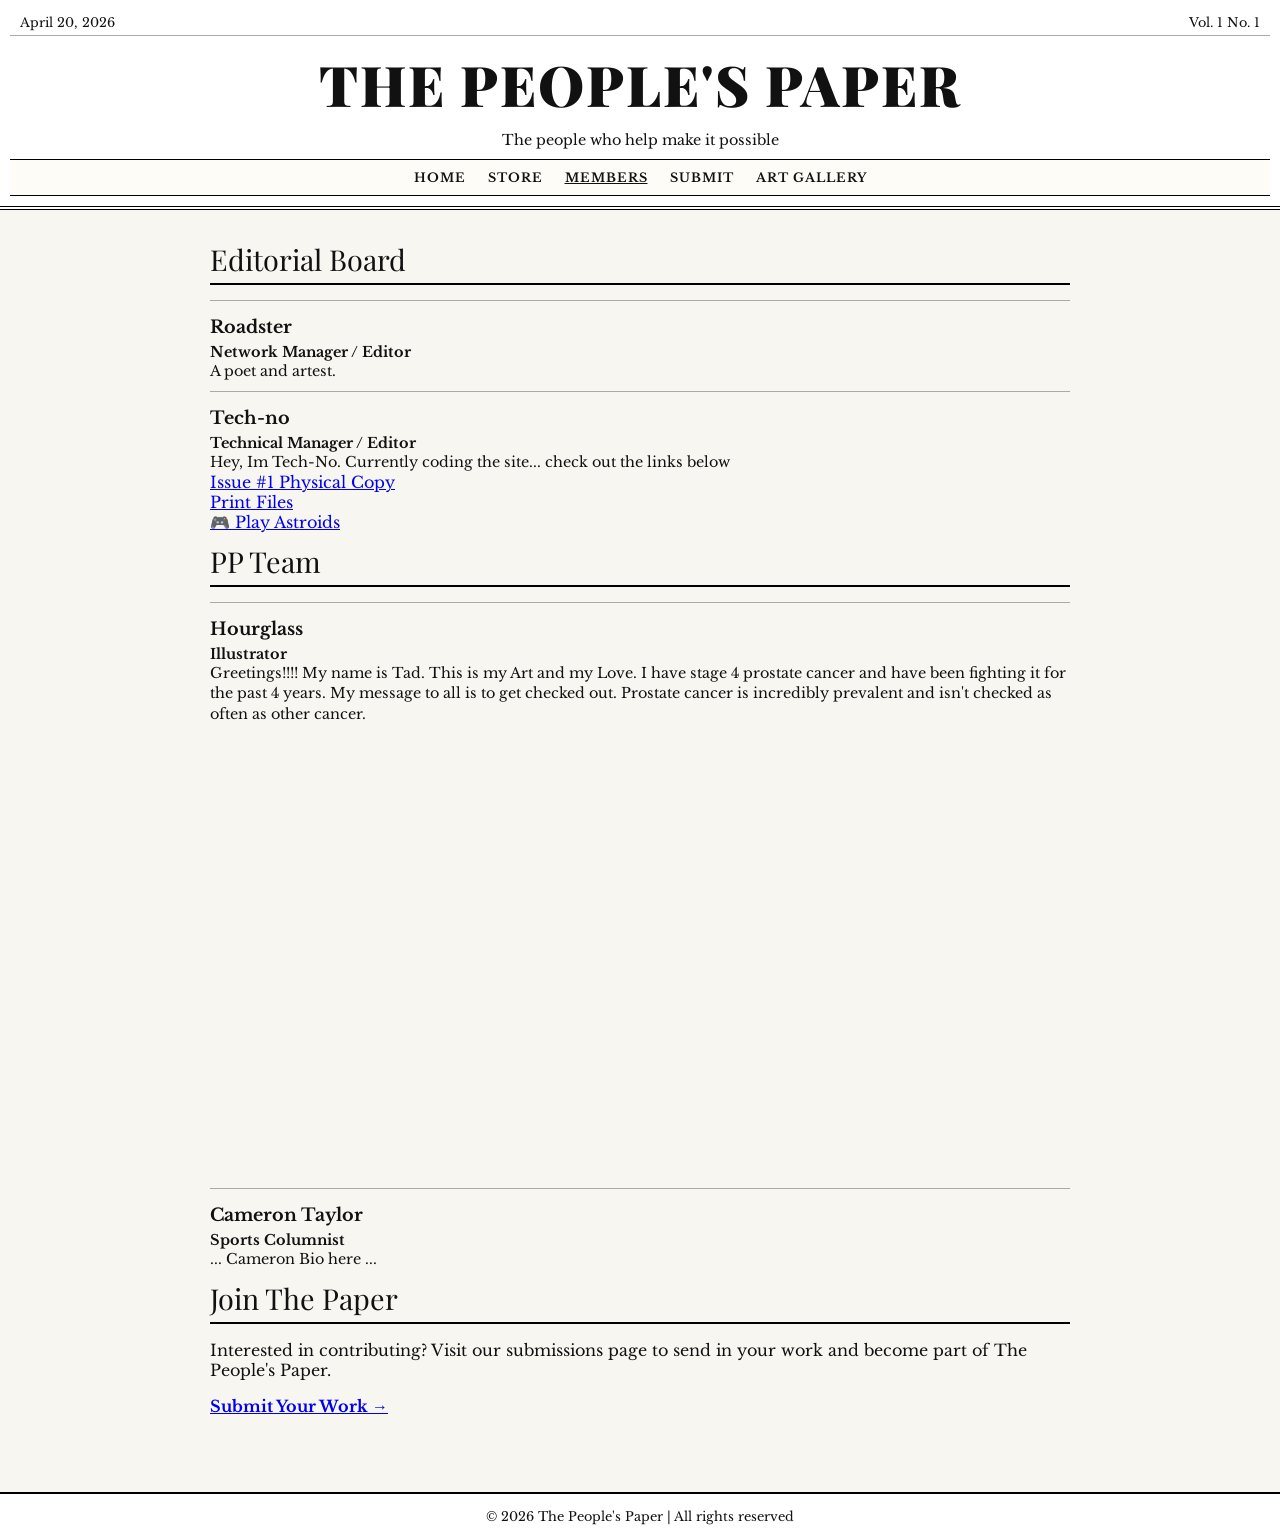
<file: members.html>
<!DOCTYPE html>
<html lang="en">
<head>
<meta charset="UTF-8">
<meta name="viewport" content="width=device-width, initial-scale=1.0">

<title>Members | The People's Paper</title>

<link href="https://fonts.googleapis.com/css2?family=Playfair+Display:wght@700;900&family=Libre+Baskerville&display=swap" rel="stylesheet">

<style>

/* =========================================================
   GLOBAL RESET (MOBILE FIX)
   ========================================================= */
* {
    box-sizing: border-box;
}

body {
    margin: 0;
    font-family: 'Libre Baskerville', serif;
    background: #f8f6f1;
    color: #111;
    overflow-x: hidden;
}

/* Images safe */
img, video, iframe {
    max-width: 100%;
}

/* =========================================================
   HEADER
   ========================================================= */
header {
    background: white;
    border-bottom: 4px double black;
    text-align: center;
    padding: 10px;
}

/* Top bar */
.top-bar {
    font-size: 0.8rem;
    display: flex;
    justify-content: space-between;
    flex-wrap: wrap;
    gap: 5px;
    border-bottom: 1px solid #aaa;
    padding: 5px 10px;
}

/* Masthead */
h1.masthead {
    font-family: 'Playfair Display', serif;
    font-weight: 900;
    font-size: clamp(2rem, 6vw, 3.5rem);
    margin: 10px 0;
    letter-spacing: 2px;
}

/* Tagline */
.tagline {
    font-size: 0.9rem;
    margin-bottom: 10px;
}

/* =========================================================
   NAVIGATION (FIXED FOR MOBILE)
   ========================================================= */
.main-nav {
    display: flex;
    justify-content: center;
    flex-wrap: wrap;   /* IMPORTANT FIX */
    gap: 10px;
    padding: 6px 10px;
    border-top: 1px solid black;
    border-bottom: 1px solid black;
    background: #fdfcf7;
}

/* Links */
.main-nav a {
    text-decoration: none;
    color: #111;
    font-weight: bold;
    font-size: 0.78rem;
    letter-spacing: 1px;
    text-transform: uppercase;
    padding: 4px 6px;
    white-space: nowrap;
}

/* Remove divider (caused overflow on small screens) */
.main-nav a::after {
    content: "";
}

/* Hover */
.main-nav a:hover {
    text-decoration: underline;
}

/* Active page */
.main-nav a.active {
    text-decoration: underline;
}

/* =========================================================
   MAIN CONTENT
   ========================================================= */
main {
    max-width: 900px;
    margin: auto;
    padding: 30px 20px;
}

/* Section titles */
.section-title {
    font-family: 'Playfair Display', serif;
    font-size: 1.8rem;
    border-bottom: 2px solid black;
    margin-bottom: 15px;
    padding-bottom: 5px;
}

/* Member blocks */
.member {
    border-top: 1px solid #aaa;
    padding: 10px 0;
}

.member h3 {
    margin: 5px 0;
    font-size: 1.1rem;
}

.role {
    font-weight: bold;
    font-size: 0.9rem;
}

.bio {
    font-size: 0.9rem;
    line-height: 1.4;
}

.member img {
    width: 100%;
    max-width: 500px;
    height: auto;
    display: block;
    margin: 12px auto 0;
    border: 1px solid #111;
   }

/* MOBILE spacing improvement */
@media (max-width: 600px) {
    main {
        padding: 20px 12px;
    }

    .section-title {
        font-size: 1.4rem;
    }

    .member h3 {
        font-size: 1rem;
    }
}

/* =========================================================
   FOOTER
   ========================================================= */
footer {
    margin-top: 30px;
    border-top: 2px solid black;
    text-align: center;
    padding: 15px;
    background: white;
    font-size: 0.8rem;
}

</style>
</head>

<body>

<header>

    <div class="top-bar">
        <span>April 20, 2026</span>
        <span>Vol. 1 No. 1</span>
    </div>

    <h1 class="masthead">THE PEOPLE'S PAPER</h1>

    <div class="tagline">
        The people who help make it possible
    </div>

    <nav class="main-nav">
        <a href="index.html">Home</a>
        <a href="store.html">Store</a>
        <a href="members.html" class="active">Members</a>
        <a href="submission.html">Submit</a>
        <a href="gallery.html">Art Gallery</a>
    </nav>

</header>

<main>

    <div class="section-title">Editorial Board</div>

    <div class="member">
        <h3>Roadster</h3>
        <div class="role">Network Manager / Editor</div>
        <div class="bio">A poet and artest.</div>
    </div>

    <div class="member">
        <h3>Tech-no</h3>
        <div class="role">Technical Manager / Editor</div>
        <div class="bio">Hey, Im Tech-No. Currently coding the site... check out the links below </div>
   
    <div class="pdf-container">

    <!-- Controls -->
    <div class="pdf-controls">
        <a href="https://drive.google.com/file/d/1elXsTHnmouV8KX1bQMQLm5fSD0Z5kIhD/view?usp=drivesdk" download class="pdf-btn">
            Issue #1 Physical Copy
        </a>
    </div>  

   <div class="pdf-controls">
       <a href="print.html">
          Print Files
       </a>
   </div>

</div>

<script>
function printPDF() {
    const pdfWindow = window.open('https://drive.google.com/file/d/1elXsTHnmouV8KX1bQMQLm5fSD0Z5kIhD/view?usp=drivesdk');
    pdfWindow.addEventListener('load', function () {
        pdfWindow.print();
    });
}
</script>

      
       <a class="game-btn" href="games/astroids">
🎮 Play Astroids
       </a>
    
</div>

    <div class="section-title">PP Team</div>

    <div class="member">
        <h3>Hourglass</h3>
        <div class="role">Illustrator</div>
        <div class="bio">Greetings!!!! My name is Tad. This is my Art and my Love. I have stage 4 prostate cancer and have been fighting it for the past 4 years. My message to all is to get checked out. Prostate cancer is incredibly prevalent and isn't checked as often as other cancer. </div>
      
       <div style="max-width:800px; margin:auto;">
    <iframe
        width="100%"
        height="450"
        src="https://www.youtube.com/embed/y-GobHr6y64"
        title="YouTube video player"
        frameborder="0"
        allowfullscreen>
    </iframe>
       </div>
    </div>

    <div class="member">
        <h3>Cameron Taylor</h3>
        <div class="role">Sports Columnist</div>
        <div class="bio">... Cameron Bio here ...</div>
    </div>

    <div class="section-title">Join The Paper</div>

    <p>Interested in contributing? Visit our submissions page to send in your work and become part of The People's Paper.</p>

    <p> <a href="submission.html"><strong>Submit Your Work →</strong></a> </p>

</main>

<footer>
    © 2026 The People's Paper | All rights reserved
</footer>

</body>
</html>
</file>
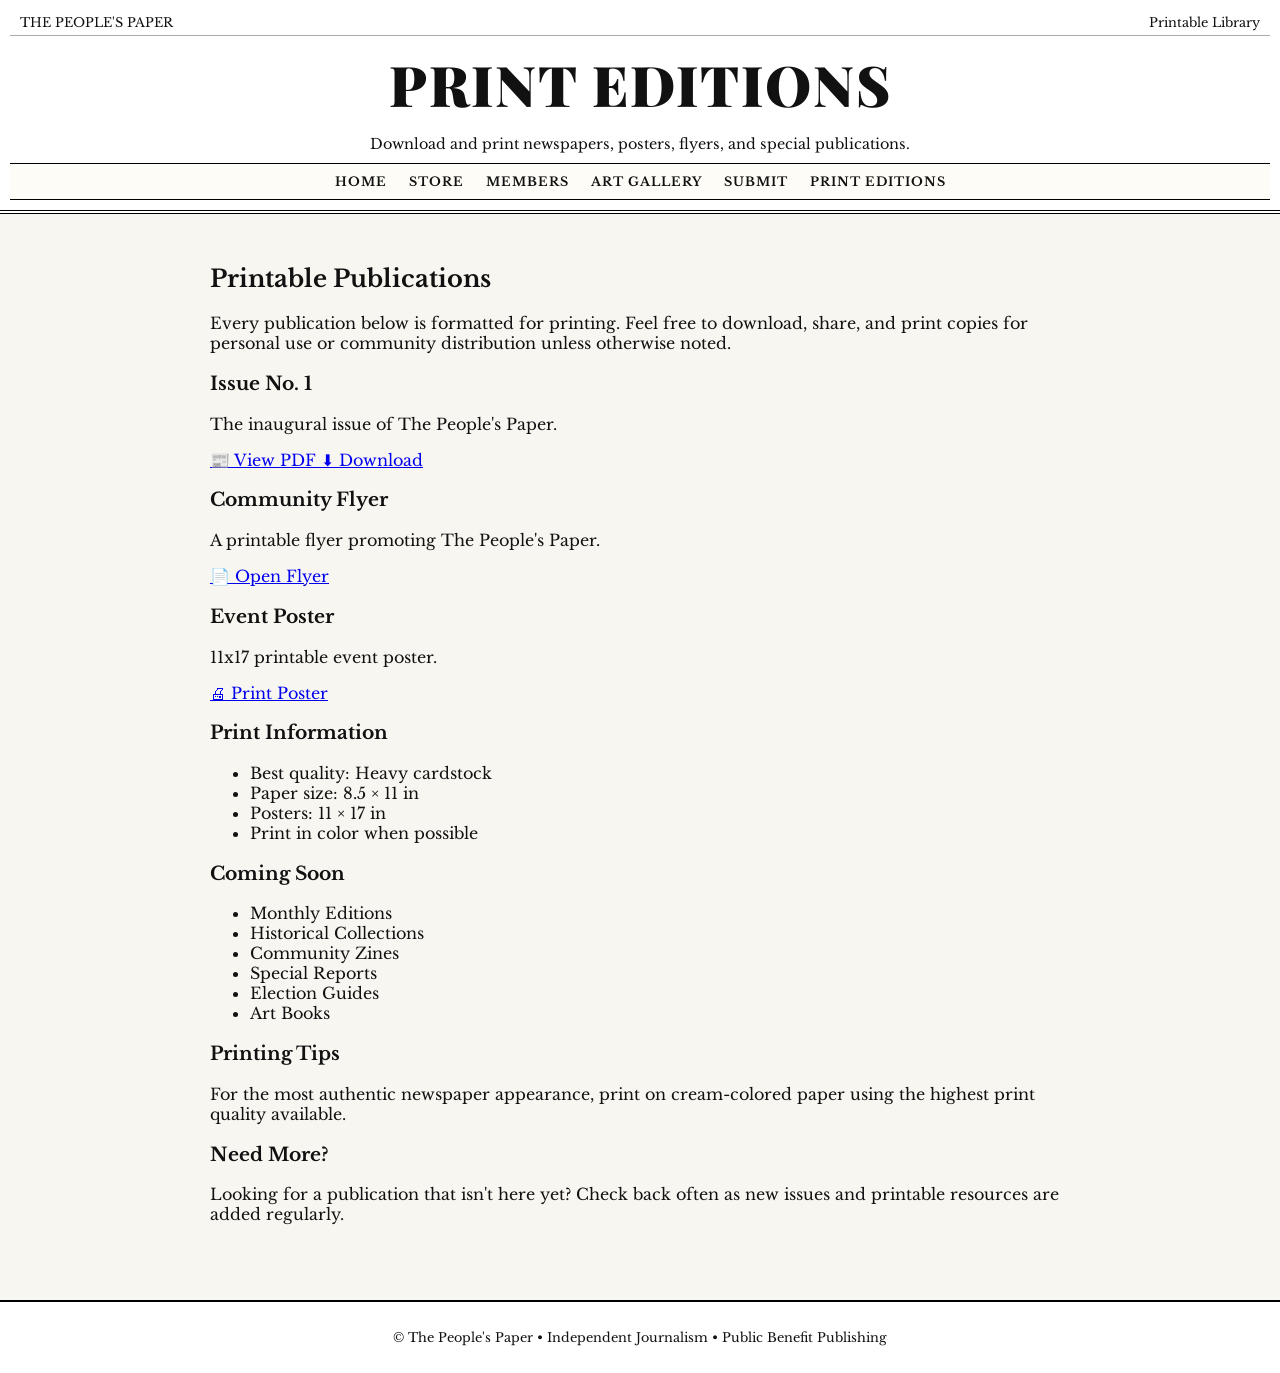
<file: print.html>
<!DOCTYPE html>
<html lang="en">
<head>
<meta charset="UTF-8">
<meta name="viewport" content="width=device-width, initial-scale=1.0">

<title>Print Files | The People's Paper</title>

<link href="https://fonts.googleapis.com/css2?family=Playfair+Display:wght@700;900&family=Libre+Baskerville&display=swap" rel="stylesheet">

<style>

/* =========================================================
   GLOBAL RESET (MOBILE FIX)
   ========================================================= */
* {
    box-sizing: border-box;
}

body {
    margin: 0;
    font-family: 'Libre Baskerville', serif;
    background: #f8f6f1;
    color: #111;
    overflow-x: hidden;
}

/* Images safe */
img, video, iframe {
    max-width: 100%;
}

/* =========================================================
   HEADER
   ========================================================= */
header {
    background: white;
    border-bottom: 4px double black;
    text-align: center;
    padding: 10px;
}

/* Top bar */
.top-bar {
    font-size: 0.8rem;
    display: flex;
    justify-content: space-between;
    flex-wrap: wrap;
    gap: 5px;
    border-bottom: 1px solid #aaa;
    padding: 5px 10px;
}

/* Masthead */
h1.masthead {
    font-family: 'Playfair Display', serif;
    font-weight: 900;
    font-size: clamp(2rem, 6vw, 3.5rem);
    margin: 10px 0;
    letter-spacing: 2px;
}

/* Tagline */
.tagline {
    font-size: 0.9rem;
    margin-bottom: 10px;
}

/* =========================================================
   NAVIGATION (FIXED FOR MOBILE)
   ========================================================= */
.main-nav {
    display: flex;
    justify-content: center;
    flex-wrap: wrap;   /* IMPORTANT FIX */
    gap: 10px;
    padding: 6px 10px;
    border-top: 1px solid black;
    border-bottom: 1px solid black;
    background: #fdfcf7;
}

/* Links */
.main-nav a {
    text-decoration: none;
    color: #111;
    font-weight: bold;
    font-size: 0.78rem;
    letter-spacing: 1px;
    text-transform: uppercase;
    padding: 4px 6px;
    white-space: nowrap;
}

/* Remove divider (caused overflow on small screens) */
.main-nav a::after {
    content: "";
}

/* Hover */
.main-nav a:hover {
    text-decoration: underline;
}

/* Active page */
.main-nav a.active {
    text-decoration: underline;
}

/* =========================================================
   MAIN CONTENT
   ========================================================= */
main {
    max-width: 900px;
    margin: auto;
    padding: 30px 20px;
}

/* Section titles */
.section-title {
    font-family: 'Playfair Display', serif;
    font-size: 1.8rem;
    border-bottom: 2px solid black;
    margin-bottom: 15px;
    padding-bottom: 5px;
}

/* Member blocks */
.member {
    border-top: 1px solid #aaa;
    padding: 10px 0;
}

.member h3 {
    margin: 5px 0;
    font-size: 1.1rem;
}

.role {
    font-weight: bold;
    font-size: 0.9rem;
}

.bio {
    font-size: 0.9rem;
    line-height: 1.4;
}

.member img {
    width: 100%;
    max-width: 500px;
    height: auto;
    display: block;
    margin: 12px auto 0;
    border: 1px solid #111;
   }

/* MOBILE spacing improvement */
@media (max-width: 600px) {
    main {
        padding: 20px 12px;
    }

    .section-title {
        font-size: 1.4rem;
    }

    .member h3 {
        font-size: 1rem;
    }
}

/* =========================================================
   FOOTER
   ========================================================= */
footer {
    margin-top: 30px;
    border-top: 2px solid black;
    text-align: center;
    padding: 15px;
    background: white;
    font-size: 0.8rem;
}

</style>
</head>
    
<body>

<header class="site-header">
    <div class="top-bar">
        <span>THE PEOPLE'S PAPER</span>
        <span>Printable Library</span>
    </div>

    <h1 class="masthead">PRINT EDITIONS</h1>

    <p class="tagline">
        Download and print newspapers, posters, flyers, and special publications.
    </p>

    <nav class="main-nav">
        <a href="index.html">Home</a>
        <a href="store.html">Store</a>
        <a href="members.html">Members</a>
        <a href="gallery.html">Art Gallery</a>
        <a href="submission.html">Submit</a>
        <a href="print.html"><strong>Print Editions</strong></a>
    </nav>
</header>

<main class="layout">

<section class="lead-story">

<h2>Printable Publications</h2>

<p>
Every publication below is formatted for printing. Feel free to download,
share, and print copies for personal use or community distribution unless
otherwise noted.
</p>

<div class="paper-card">
<h3>Issue No. 1</h3>

<p>
The inaugural issue of The People's Paper.
</p>

<a class="game-btn" href="files/Issue1.pdf" target="_blank">
📰 View PDF
</a>

<a class="game-btn" href="files/Issue1.pdf" download>
⬇ Download
</a>
</div>

<div class="paper-card">
<h3>Community Flyer</h3>

<p>
A printable flyer promoting The People's Paper.
</p>

<a class="game-btn" href="files/Flyer.pdf" target="_blank">
📄 Open Flyer
</a>
</div>

<div class="paper-card">
<h3>Event Poster</h3>

<p>
11x17 printable event poster.
</p>

<a class="game-btn" href="files/Poster.pdf" target="_blank">
🖨 Print Poster
</a>
</div>

</section>

<aside>

<div class="section-box">
<h3>Print Information</h3>

<ul>
<li>Best quality: Heavy cardstock</li>
<li>Paper size: 8.5 × 11 in</li>
<li>Posters: 11 × 17 in</li>
<li>Print in color when possible</li>
</ul>

</div>

<div class="section-box">

<h3>Coming Soon</h3>

<ul>
<li>Monthly Editions</li>
<li>Historical Collections</li>
<li>Community Zines</li>
<li>Special Reports</li>
<li>Election Guides</li>
<li>Art Books</li>
</ul>

</div>

</aside>

<aside>

<div class="section-box">

<h3>Printing Tips</h3>

<p>
For the most authentic newspaper appearance, print on cream-colored paper
using the highest print quality available.
</p>

</div>

<div class="section-box">

<h3>Need More?</h3>

<p>
Looking for a publication that isn't here yet? Check back often as new
issues and printable resources are added regularly.
</p>

</div>

</aside>

</main>

<footer class="site-footer">
<p>
© The People's Paper • Independent Journalism • Public Benefit Publishing
</p>
</footer>

</body>
</html>
</file>
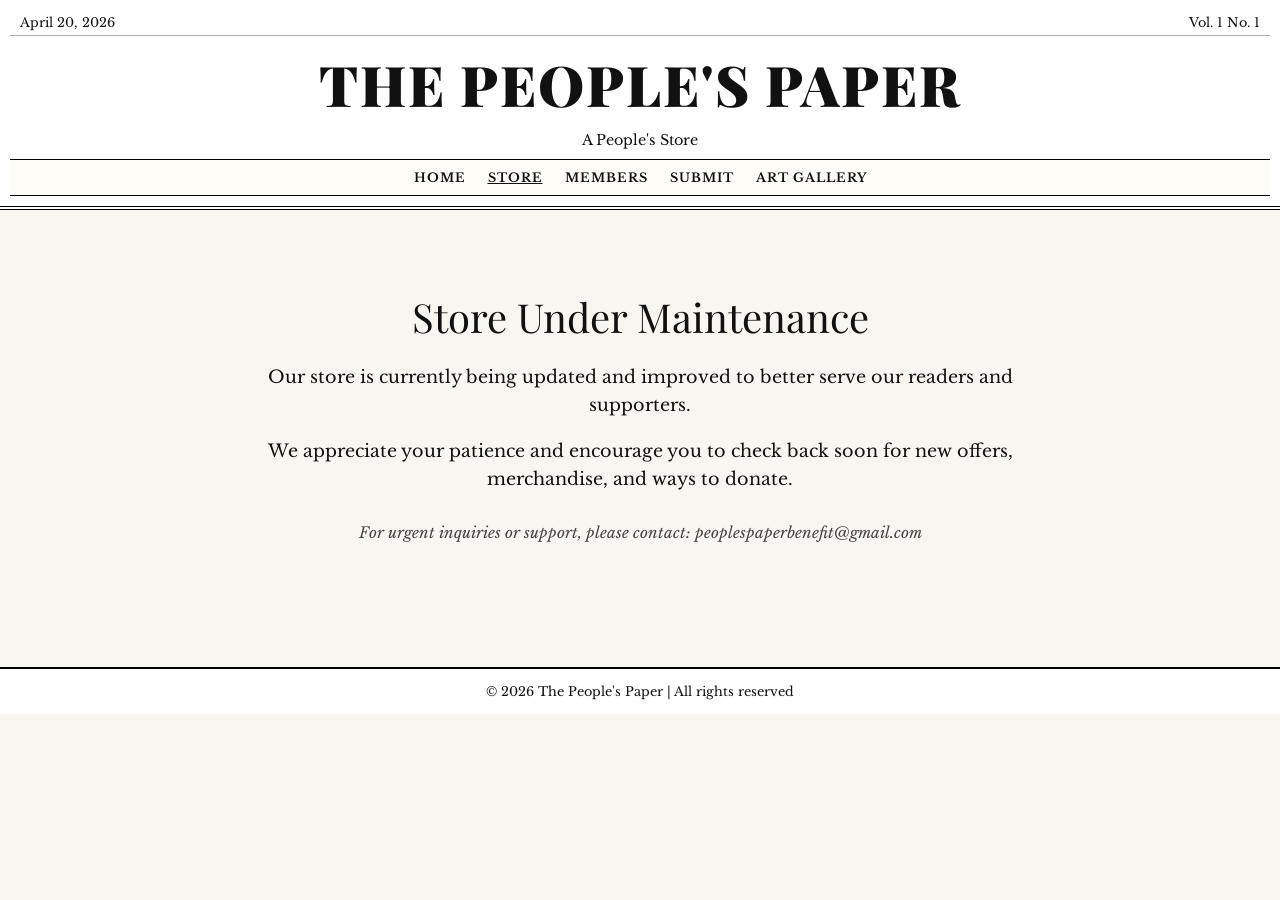
<file: store.html>
<!DOCTYPE html>
<html lang="en">
<head>
<meta charset="UTF-8">
<meta name="viewport" content="width=device-width, initial-scale=1.0">

<title>Store | The People's Paper</title>

<link href="https://fonts.googleapis.com/css2?family=Playfair+Display:wght@700;900&family=Libre+Baskerville&display=swap" rel="stylesheet">

<style>

/* =========================================================
   GLOBAL FIX
   ========================================================= */
* {
    box-sizing: border-box;
}

body {
    margin: 0;
    font-family: 'Libre Baskerville', serif;
    background: #f8f6f1;
    color: #111;
    overflow-x: hidden;
}

/* =========================================================
   HEADER
   ========================================================= */
header {
    background: white;
    border-bottom: 4px double black;
    text-align: center;
    padding: 10px;
}

.top-bar {
    font-size: 0.8rem;
    display: flex;
    justify-content: space-between;
    flex-wrap: wrap;
    gap: 5px;
    border-bottom: 1px solid #aaa;
    padding: 5px 10px;
}

h1.masthead {
    font-family: 'Playfair Display', serif;
    font-weight: 900;
    font-size: clamp(2rem, 6vw, 3.5rem);
    margin: 10px 0;
    letter-spacing: 2px;
}

.tagline {
    font-size: 0.9rem;
    margin-bottom: 10px;
}

/* =========================================================
   NAV
   ========================================================= */
.main-nav {
    display: flex;
    justify-content: center;
    flex-wrap: wrap;
    gap: 10px;
    padding: 6px 10px;
    border-top: 1px solid black;
    border-bottom: 1px solid black;
    background: #fdfcf7;
}

.main-nav a {
    text-decoration: none;
    color: #111;
    font-weight: bold;
    font-size: 0.78rem;
    letter-spacing: 1px;
    text-transform: uppercase;
    padding: 4px 6px;
    white-space: nowrap;
}

.main-nav a:hover {
    text-decoration: underline;
}

.main-nav a.active {
    text-decoration: underline;
}

/* =========================================================
   MAIN CONTENT
   ========================================================= */
main {
    max-width: 800px;
    margin: auto;
    padding: 80px 20px;
    text-align: center;
}

.title {
    font-family: 'Playfair Display', serif;
    font-size: clamp(1.8rem, 5vw, 2.5rem);
    margin-bottom: 20px;
}

.text {
    font-size: 1.1rem;
    line-height: 1.6;
    margin-bottom: 15px;
}

.notice {
    margin-top: 30px;
    font-style: italic;
    font-size: 0.95rem;
    color: #444;
}

/* =========================================================
   FOOTER
   ========================================================= */
footer {
    margin-top: 30px;
    border-top: 2px solid black;
    text-align: center;
    padding: 15px;
    background: white;
    font-size: 0.8rem;
}

</style>
</head>

<body>

<header>

<div class="top-bar">
    <span>April 20, 2026</span>
    <span>Vol. 1 No. 1</span>
</div>

<h1 class="masthead">THE PEOPLE'S PAPER</h1>

<div class="tagline">
    A People's Store
</div>

<nav class="main-nav">
    <a href="index.html">Home</a>
    <a href="store.html" class="active">Store</a>
    <a href="members.html">Members</a>
    <a href="submission.html">Submit</a>
    <a href="gallery.html">Art Gallery</a>
</nav>

</header>

<main>

<div class="title">Store Under Maintenance</div>

<p class="text">
    Our store is currently being updated and improved to better serve our readers and supporters.
</p>

<p class="text">
    We appreciate your patience and encourage you to check back soon for new offers, merchandise, and ways to donate.
</p>

<p class="notice">
    For urgent inquiries or support, please contact: peoplespaperbenefit@gmail.com
</p>

</main>

<footer>
    © 2026 The People's Paper | All rights reserved
</footer>

</body>
</html>
</file>
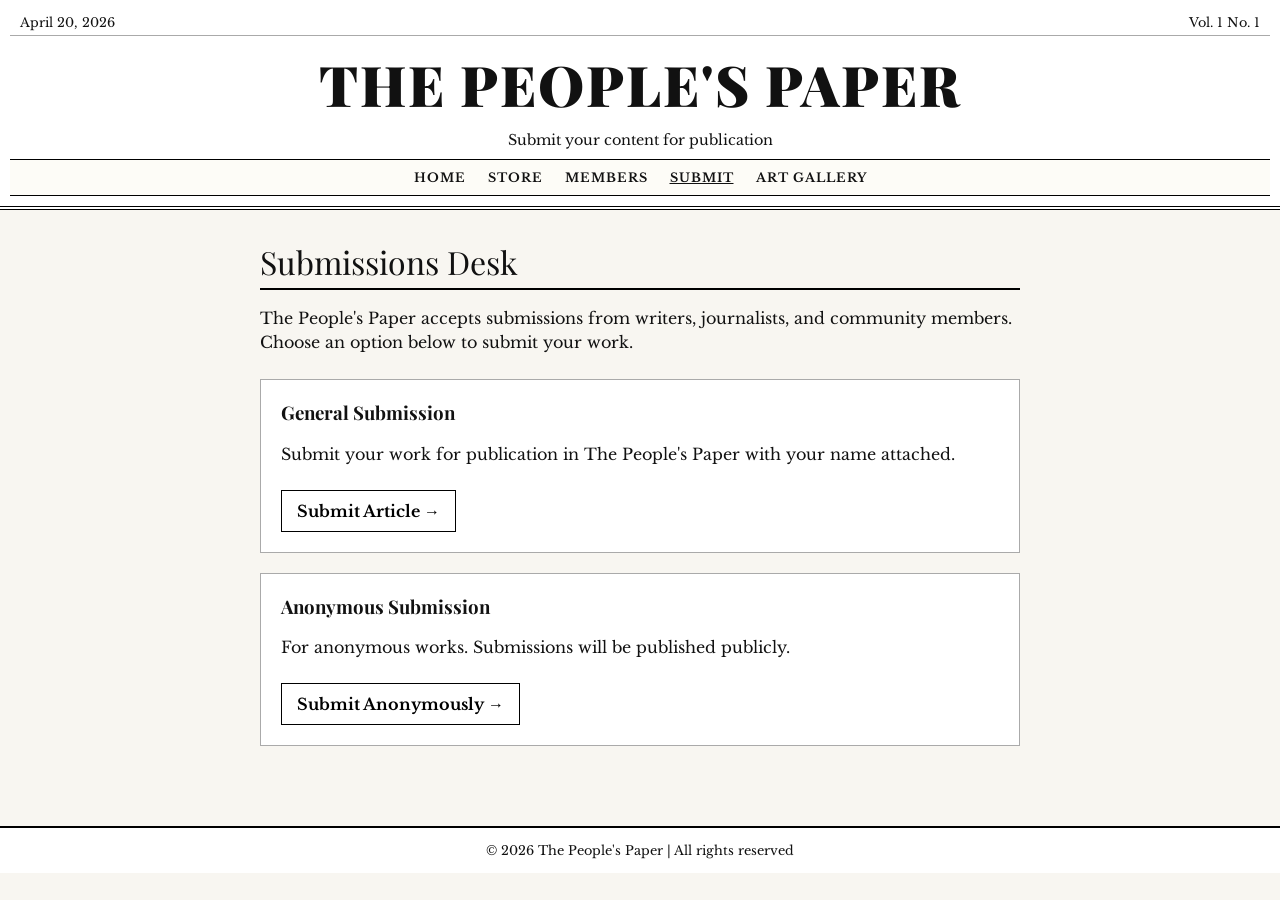
<file: submission.html>
<!DOCTYPE html>
<html lang="en">
<head>
<meta charset="UTF-8">
<meta name="viewport" content="width=device-width, initial-scale=1.0">

<title>Submissions | The People's Paper</title>

<link href="https://fonts.googleapis.com/css2?family=Playfair+Display:wght@700;900&family=Libre+Baskerville&display=swap" rel="stylesheet">

<style>

/* =========================================================
   GLOBAL FIX
   ========================================================= */
* {
    box-sizing: border-box;
}

body {
    margin: 0;
    font-family: 'Libre Baskerville', serif;
    background: #f8f6f1;
    color: #111;
    overflow-x: hidden;
}

/* Prevent media overflow */
img, video, iframe {
    max-width: 100%;
}

/* =========================================================
   HEADER
   ========================================================= */
header {
    background: white;
    border-bottom: 4px double black;
    text-align: center;
    padding: 10px;
}

/* Top bar */
.top-bar {
    font-size: 0.8rem;
    display: flex;
    justify-content: space-between;
    flex-wrap: wrap;
    gap: 5px;
    border-bottom: 1px solid #aaa;
    padding: 5px 10px;
}

/* Masthead */
h1.masthead {
    font-family: 'Playfair Display', serif;
    font-weight: 900;
    font-size: clamp(2rem, 6vw, 3.5rem);
    margin: 10px 0;
    letter-spacing: 2px;
}

/* Tagline */
.tagline {
    font-size: 0.9rem;
    margin-bottom: 10px;
}

/* =========================================================
   NAVIGATION (MOBILE FIXED)
   ========================================================= */
.main-nav {
    display: flex;
    justify-content: center;
    flex-wrap: wrap;   /* IMPORTANT FIX */
    gap: 10px;
    padding: 6px 10px;
    border-top: 1px solid black;
    border-bottom: 1px solid black;
    background: #fdfcf7;
}

/* Links */
.main-nav a {
    text-decoration: none;
    color: #111;
    font-weight: bold;
    font-size: 0.78rem;
    letter-spacing: 1px;
    text-transform: uppercase;
    padding: 4px 6px;
    white-space: nowrap;
}

/* Remove divider (prevents overflow on mobile) */
.main-nav a::after {
    content: "";
}

/* Hover */
.main-nav a:hover {
    text-decoration: underline;
}

/* Active page */
.main-nav a.active {
    text-decoration: underline;
}

/* =========================================================
   MAIN CONTENT
   ========================================================= */
main {
    max-width: 800px;
    margin: auto;
    padding: 30px 20px;
}

/* Section title */
.section-title {
    font-family: 'Playfair Display', serif;
    font-size: 2rem;
    border-bottom: 2px solid black;
    padding-bottom: 5px;
    margin-bottom: 15px;
}

/* Intro text */
.intro {
    margin-bottom: 25px;
    line-height: 1.5;
}

/* Submission boxes */
.submission-box {
    border: 1px solid #aaa;
    background: white;
    padding: 20px;
    margin-bottom: 20px;
}

.submission-box h3 {
    font-family: 'Playfair Display', serif;
    margin-top: 0;
}

/* Buttons */
.submit-btn {
    display: inline-block;
    margin-top: 10px;
    padding: 10px 15px;
    border: 1px solid black;
    text-decoration: none;
    color: black;
    font-weight: bold;
}

.submit-btn:hover {
    background: black;
    color: white;
}

/* =========================================================
   FOOTER
   ========================================================= */
footer {
    margin-top: 30px;
    border-top: 2px solid black;
    text-align: center;
    padding: 15px;
    background: white;
    font-size: 0.8rem;
}

/* =========================================================
   MOBILE TUNING
   ========================================================= */
@media (max-width: 600px) {
    main {
        padding: 20px 12px;
    }

    .section-title {
        font-size: 1.5rem;
    }

    .submission-box {
        padding: 15px;
    }
}

</style>
</head>

<body>

<header>

    <div class="top-bar">
        <span>April 20, 2026</span>
        <span>Vol. 1 No. 1</span>
    </div>

    <h1 class="masthead">THE PEOPLE'S PAPER</h1>

    <div class="tagline">
        Submit your content for publication
    </div>

    <nav class="main-nav">
        <a href="index.html">Home</a>
        <a href="store.html">Store</a>
        <a href="members.html">Members</a>
        <a href="submission.html" class="active">Submit</a>
        <a href="gallery.html">Art Gallery</a>
    </nav>

</header>

<main>

    <div class="section-title">Submissions Desk</div>

    <p class="intro">
        The People's Paper accepts submissions from writers, journalists, and community members.
        Choose an option below to submit your work.
    </p>

    <div class="submission-box">
        <h3>General Submission</h3>
        <p>Submit your work for publication in The People's Paper with your name attached.</p>

        <a class="submit-btn"
           href="https://forms.gle/FVAbZLBD7H6CoRZ6A"
           target="_blank">
            Submit Article →
        </a>
    </div>

    <div class="submission-box">
        <h3>Anonymous Submission</h3>
        <p>For anonymous works. Submissions will be published publicly.</p>

        <a class="submit-btn"
           href="https://forms.gle/A9QUd8rNNerbVYW68"
           target="_blank">
            Submit Anonymously →
        </a>
    </div>

</main>

<footer>
    © 2026 The People's Paper | All rights reserved
</footer>

</body>
</html>
</file>
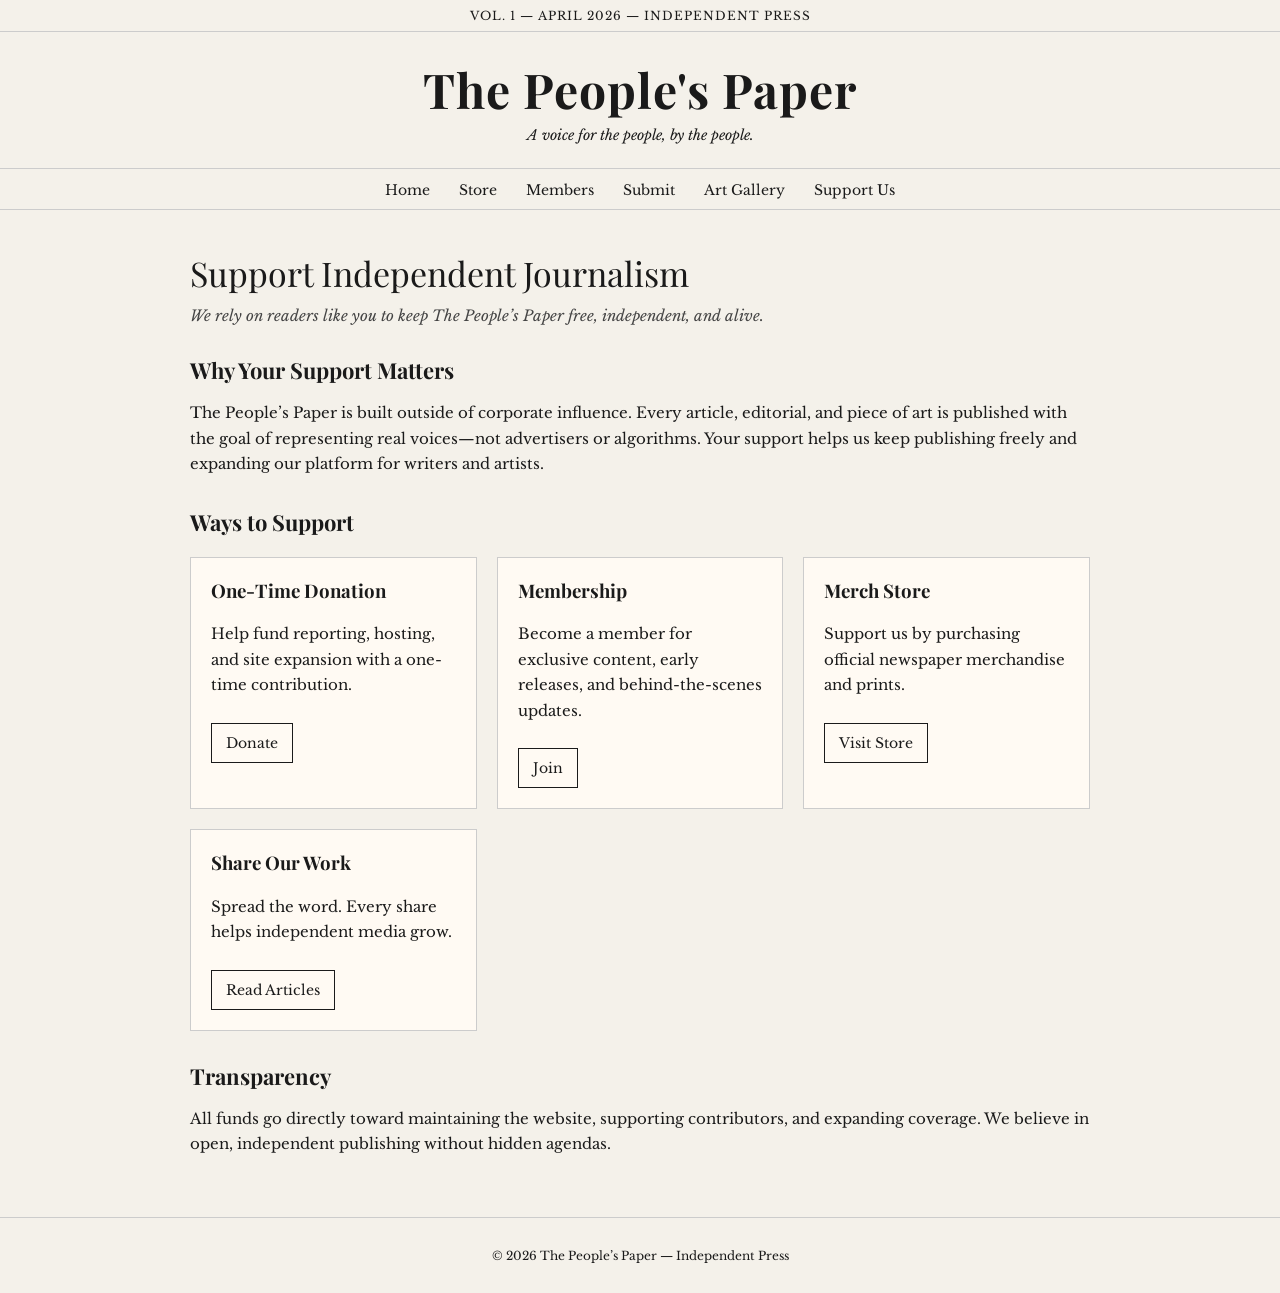
<file: supportus.html>
<!DOCTYPE html>
<html lang="en">
<head>
<meta charset="UTF-8">
<meta name="viewport" content="width=device-width, initial-scale=1.0">

<title>Support Us | The People's Paper</title>

<link href="https://fonts.googleapis.com/css2?family=Playfair+Display:wght@700;900&family=Libre+Baskerville&display=swap" rel="stylesheet">

<style>

/* =========================================================
   ===== BASE STYLING =====
   ========================================================= */

body {
    margin: 0;
    padding: 0;
    font-family: 'Libre Baskerville', serif;
    background-color: #f4f1ea;
    color: #1a1a1a;
}

/* =========================================================
   ===== TOP INFO BAR =====
   ========================================================= */

.top-bar {
    text-align: center;
    font-size: 12px;
    padding: 8px 0;
    border-bottom: 1px solid #ccc;
    letter-spacing: 1px;
    text-transform: uppercase;
}

/* =========================================================
   ===== MASTHEAD =====
   ========================================================= */

header {
    text-align: center;
    padding: 25px 10px 10px 10px;
}

header h1 {
    font-family: 'Playfair Display', serif;
    font-size: 48px;
    margin: 0;
    letter-spacing: 1px;
}

header p {
    font-size: 14px;
    margin-top: 5px;
    font-style: italic;
}

/* =========================================================
   ===== NAVIGATION =====
   ========================================================= */

nav {
    text-align: center;
    padding: 10px 0;
    border-top: 1px solid #ccc;
    border-bottom: 1px solid #ccc;
}

nav a {
    margin: 0 12px;
    text-decoration: none;
    color: #1a1a1a;
    font-size: 14px;
}

nav a:hover {
    text-decoration: underline;
}

/* =========================================================
   ===== MAIN CONTENT =====
   ========================================================= */

.container {
    max-width: 900px;
    margin: 40px auto;
    padding: 0 20px;
}

.headline {
    font-family: 'Playfair Display', serif;
    font-size: 34px;
    margin-bottom: 10px;
}

.subhead {
    font-size: 15px;
    font-style: italic;
    margin-bottom: 30px;
    color: #444;
}

.section {
    margin-bottom: 30px;
}

.section h2 {
    font-family: 'Playfair Display', serif;
    font-size: 22px;
    margin-bottom: 10px;
}

.section p {
    line-height: 1.7;
    font-size: 15px;
}

/* =========================================================
   ===== SUPPORT BOXES =====
   ========================================================= */

.support-grid {
    display: grid;
    grid-template-columns: repeat(auto-fit, minmax(240px, 1fr));
    gap: 20px;
    margin-top: 20px;
}

.card {
    border: 1px solid #ccc;
    padding: 20px;
    background: #fffaf3;
}

.card h3 {
    font-family: 'Playfair Display', serif;
    margin-top: 0;
}

.button {
    display: inline-block;
    margin-top: 10px;
    padding: 10px 14px;
    border: 1px solid #1a1a1a;
    text-decoration: none;
    color: #1a1a1a;
    font-size: 14px;
}

.button:hover {
    background: #1a1a1a;
    color: #fff;
}

/* =========================================================
   ===== FOOTER =====
   ========================================================= */

footer {
    text-align: center;
    padding: 30px 10px;
    font-size: 12px;
    border-top: 1px solid #ccc;
    margin-top: 60px;
}

</style>
</head>

<body>

<div class="top-bar">
    Vol. 1 — April 2026 — Independent Press
</div>

<header>
    <h1>The People's Paper</h1>
    <p>A voice for the people, by the people.</p>
</header>

<nav>
    <a href="index.html">Home</a>
    <a href="store.html">Store</a>
    <a href="members.html">Members</a>
    <a href="submit.html">Submit</a>
    <a href="gallery.html">Art Gallery</a>
    <a href="support.html">Support Us</a>
</nav>

<div class="container">

    <div class="headline">Support Independent Journalism</div>
    <div class="subhead">We rely on readers like you to keep The People’s Paper free, independent, and alive.</div>

    <div class="section">
        <h2>Why Your Support Matters</h2>
        <p>
        The People’s Paper is built outside of corporate influence. Every article, editorial, and piece of art is published
        with the goal of representing real voices—not advertisers or algorithms. Your support helps us keep publishing
        freely and expanding our platform for writers and artists.
        </p>
    </div>

    <div class="section">
        <h2>Ways to Support</h2>

        <div class="support-grid">

            <div class="card">
                <h3>One-Time Donation</h3>
                <p>Help fund reporting, hosting, and site expansion with a one-time contribution.</p>
                <a class="button" href="#">Donate</a>
            </div>

            <div class="card">
                <h3>Membership</h3>
                <p>Become a member for exclusive content, early releases, and behind-the-scenes updates.</p>
                <a class="button" href="members.html">Join</a>
            </div>

            <div class="card">
                <h3>Merch Store</h3>
                <p>Support us by purchasing official newspaper merchandise and prints.</p>
                <a class="button" href="store.html">Visit Store</a>
            </div>

            <div class="card">
                <h3>Share Our Work</h3>
                <p>Spread the word. Every share helps independent media grow.</p>
                <a class="button" href="index.html">Read Articles</a>
            </div>

        </div>
    </div>

    <div class="section">
        <h2>Transparency</h2>
        <p>
        All funds go directly toward maintaining the website, supporting contributors, and expanding coverage.
        We believe in open, independent publishing without hidden agendas.
        </p>
    </div>

</div>

<footer>
    © 2026 The People’s Paper — Independent Press
</footer>

</body>
</html>
</file>
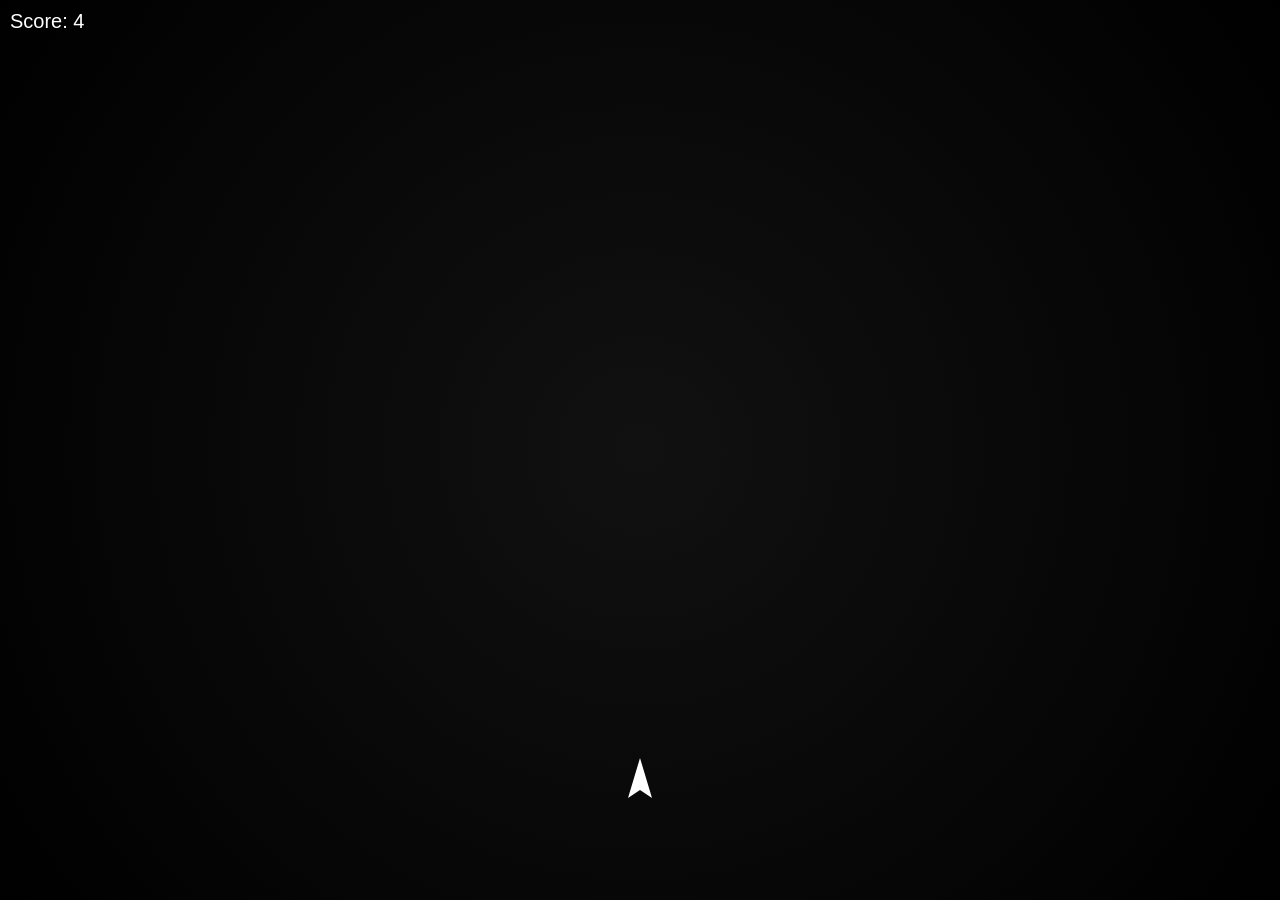
<file: games/astroids.html>
<!DOCTYPE html>
<html>
<head>
<meta charset="UTF-8">
<meta name="viewport" content="width=device-width, initial-scale=1">
<title>Rocket Rogue</title>

<style>
body{
margin:0;
overflow:hidden;
background:#050505;
font-family:Arial;
color:white;
}

canvas{
display:block;
background:
radial-gradient(circle at center,#111,#000);
}

.ui{
position:absolute;
top:10px;
left:10px;
font-size:20px;
}

.gameover{
position:absolute;
top:50%;
left:50%;
transform:translate(-50%,-50%);
text-align:center;
display:none;
}
</style>
</head>

<body>

<div class="ui">
Score: <span id="score">0</span>
</div>

<div class="gameover" id="over">
<h1>GAME OVER</h1>
<p>Press R to restart</p>
</div>

<canvas id="game"></canvas>

<script>

const c=document.getElementById("game");
const ctx=c.getContext("2d");

function resize(){
c.width=window.innerWidth;
c.height=window.innerHeight;
}
resize();
window.addEventListener("resize",resize);

let keys={};

document.addEventListener("keydown",e=>{
keys[e.key.toLowerCase()]=true;

if(dead && e.key.toLowerCase()==="r"){
reset();
}
});

document.addEventListener("keyup",e=>{
keys[e.key.toLowerCase()]=false;
});

let player;
let meteors;
let score;
let dead;
let spawn;

function reset(){

player={
x:c.width/2,
y:c.height-120,
size:18,
speed:5
};

meteors=[];

score=0;

dead=false;

spawn=0;

document.getElementById("over").style.display="none";
}

reset();

function meteor(){

let side=Math.random()*4;

let x,y;

if(side<1){
x=Math.random()*c.width;
y=-40;
}

else if(side<2){
x=c.width+40;
y=Math.random()*c.height;
}

else if(side<3){
x=Math.random()*c.width;
y=c.height+40;
}

else{
x=-40;
y=Math.random()*c.height;
}

let angle=Math.atan2(
player.y-y,
player.x-x
);

let speed=
2+
(score/300);

meteors.push({

x,
y,

vx:Math.cos(angle)*speed,

vy:Math.sin(angle)*speed,

r:12+Math.random()*18

});

}

function drawRocket(){

ctx.save();

ctx.translate(
player.x,
player.y
);

ctx.fillStyle="white";

ctx.beginPath();

ctx.moveTo(0,-22);

ctx.lineTo(-12,18);

ctx.lineTo(0,10);

ctx.lineTo(12,18);

ctx.fill();

ctx.restore();

}

function loop(){

ctx.clearRect(
0,
0,
c.width,
c.height
);

if(!dead){

if(keys.w||keys.arrowup)
player.y-=player.speed;

if(keys.s||keys.arrowdown)
player.y+=player.speed;

if(keys.a||keys.arrowleft)
player.x-=player.speed;

if(keys.d||keys.arrowright)
player.x+=player.speed;

player.x=Math.max(
20,
Math.min(
c.width-20,
player.x
));

player.y=Math.max(
20,
Math.min(
c.height-20,
player.y
));

spawn++;

if(
spawn>
Math.max(
20,
80-score/100
)
){
meteor();
spawn=0;
}

score++;

document.getElementById(
"score"
).textContent=
Math.floor(
score/10
);

}

drawRocket();

ctx.fillStyle="#888";

for(let m of meteors){

if(!dead){

m.x+=m.vx;
m.y+=m.vy;

}

ctx.beginPath();

ctx.arc(
m.x,
m.y,
m.r,
0,
7
);

ctx.fill();

let dx=
player.x-m.x;

let dy=
player.y-m.y;

let dist=
Math.sqrt(
dx*dx+
dy*dy
);

if(
dist<
m.r+
player.size
){

dead=true;

document
.getElementById(
"over"
)
.style
.display=
"block";

}

}

requestAnimationFrame(
loop
);

}

loop();

</script>

</body>
</html>
</file>
<file: styles.css>
/* =========================================================
   GLOBAL RESET + MOBILE SAFETY
   ========================================================= */
* {
    box-sizing: border-box;
}

.layout > * {
    min-width: 0;
}

html, body {
    width: 100%;
    max-width: 100%;
    overflow-x: hidden;
    margin: 0;
    padding: 0;
}

/* Prevent horizontal scroll from any element */
img, video, iframe {
    max-width: 100%;
    height: auto;
}

html, body {
    overflow-x: hidden;
    max-width: 100%;
}

/* =========================================================
   GLOBAL NEWSPAPER STYLE
   ========================================================= */
body {
    font-family: "Georgia", "Times New Roman", serif;
    background-color: #f4f1ea;
    color: #111;
    line-height: 1.6;
    font-size: clamp(16px, 1.2vw, 18px);   
}


/* =========================================================
   HEADER / MASTHEAD
   ========================================================= */
header {
    text-align: center;
    padding: 20px 10px 10px;
}

.masthead {
    font-family: "Playfair Display", serif;
    font-weight: 900;
    font-size: clamp(32px, 6vw, 60px);
    letter-spacing: 1px;
}

.signature {
    font-family: "Playfair Display", serif;
    font-style: italic;
    font-size: 16px;
    margin-top: 5px;
}

/* Top bar (date / volume etc.) */
.top-bar {
    font-size: 14px;
    text-align: center;
    border-bottom: 1px solid #ccc;
    padding-bottom: 8px;
    margin-bottom: 10px;
}


/* =========================================================
   NAVIGATION BAR
   ========================================================= */
nav {
    display: flex;
    justify-content: center;
    flex-wrap: wrap; /* KEY FIX for mobile */
    gap: 10px;
    padding: 10px;
    border-bottom: 2px solid #000;
}

nav a {
    text-decoration: none;
    color: #111;
    font-weight: bold;
    font-size: 14px;
    padding: 5px 10px;
    white-space: nowrap;
}

nav a:hover {
    text-decoration: underline;
}


/* =========================================================
   MAIN LAYOUT / GRID
   ========================================================= */
.container {
    width: 100%;
    max-width: 1200px;
    margin: auto;
    padding: 10px;
}

.grid {
    display: grid;
    grid-template-columns: repeat(3, 1fr);
    gap: 20px;
}

/* RESPONSIVE GRID FIX */
@media (max-width: 900px) {
    .grid {
        grid-template-columns: repeat(2, 1fr);
    }
}

@media (max-width: 600px) {
    .grid {
        grid-template-columns: 1fr;
    }
}

.pdf-container {
    width: 100%;
    margin: 30px 0;
}

.pdf-viewer {
    width: 100%;
    height: 900px;
    border: 2px solid #111;
    background: #fff;
}

.pdf-controls {
    margin-top: 10px;
    display: flex;
    gap: 10px;
}

.pdf-btn {
    display: inline-block;
    padding: 10px 18px;
    background: #111;
    color: white;
    text-decoration: none;
    border: none;
    cursor: pointer;
    font-family: inherit;
    font-size: 14px;
}

.pdf-btn:hover {
    background: #444;
}
/* =========================================================
   ARTICLE STYLING
   ========================================================= */
article {
    background: transparent;
    padding: 10px;
    border-bottom: 1px solid #ddd;
}

article h2 {
    font-family: "Playfair Display", serif;
    font-size: 22px;
    margin-bottom: 5px;
}

article p {
    margin: 0;
}

article .preview {
    margin-top: 6px;
    font-size: 0.9rem;
    line-height: 1.4;
    color: #222;
}


/* =========================================================
   IMAGES
   ========================================================= */

/* ARTICLE */
.article {
    max-width: 800px;
    margin: 0 auto;
    padding: 20px;
}

/* Scrollable image window */
.poll-window {
    width: 100%;
    max-width: 100%;
    height: 350px;
    overflow: auto;
    border: 2px solid #111;
    position: relative;
}

/* FORCE image to ignore responsive scaling */
.poll-window img {
    width: 3250px !important;
    max-width: none !important;
    height: auto !important;
    display: block;
}


.game-btn{
display:inline-block;
padding:10px 18px;
margin:15px 0;

background:#111;
color:#fff;

text-decoration:none;

border:2px solid #000;

font-family:'Libre Baskerville',serif;

transition:.2s;
}

.game-btn:hover{
transform:translateY(-2px);
}


/* =========================================================
   NEWSPAPER COLUMN LAYOUT
   ========================================================= */

.news-layout {
    column-count: 3;
    column-gap: 30px;
}

/* Keep articles together */
.article {
    break-inside: avoid;
    -webkit-column-break-inside: avoid;
    page-break-inside: avoid;

    margin-bottom: 25px;
    display: inline-block;
    width: 100%;
}

/* Responsive layout */
@media (max-width: 900px) {
    .news-layout {
        column-count: 2;
    }
}

@media (max-width: 600px) {
    .news-layout {
        column-count: 1;
    }
}

/* =========================================================
   FOOTER
   ========================================================= */
footer {
    text-align: center;
    padding: 20px;
    font-size: 14px;
    border-top: 1px solid #ccc;
    margin-top: 30px;
}

/* =========================================================
   EXTRA MOBILE TUNING
   ========================================================= */
@media (max-width: 600px) {

    nav {
        gap: 5px;
    }

    nav a {
        font-size: 12px;
        padding: 4px 6px;
    }

    .masthead {
        font-size: 34px;
    }

    article h2 {
        font-size: 18px;
    }
}
</file>
